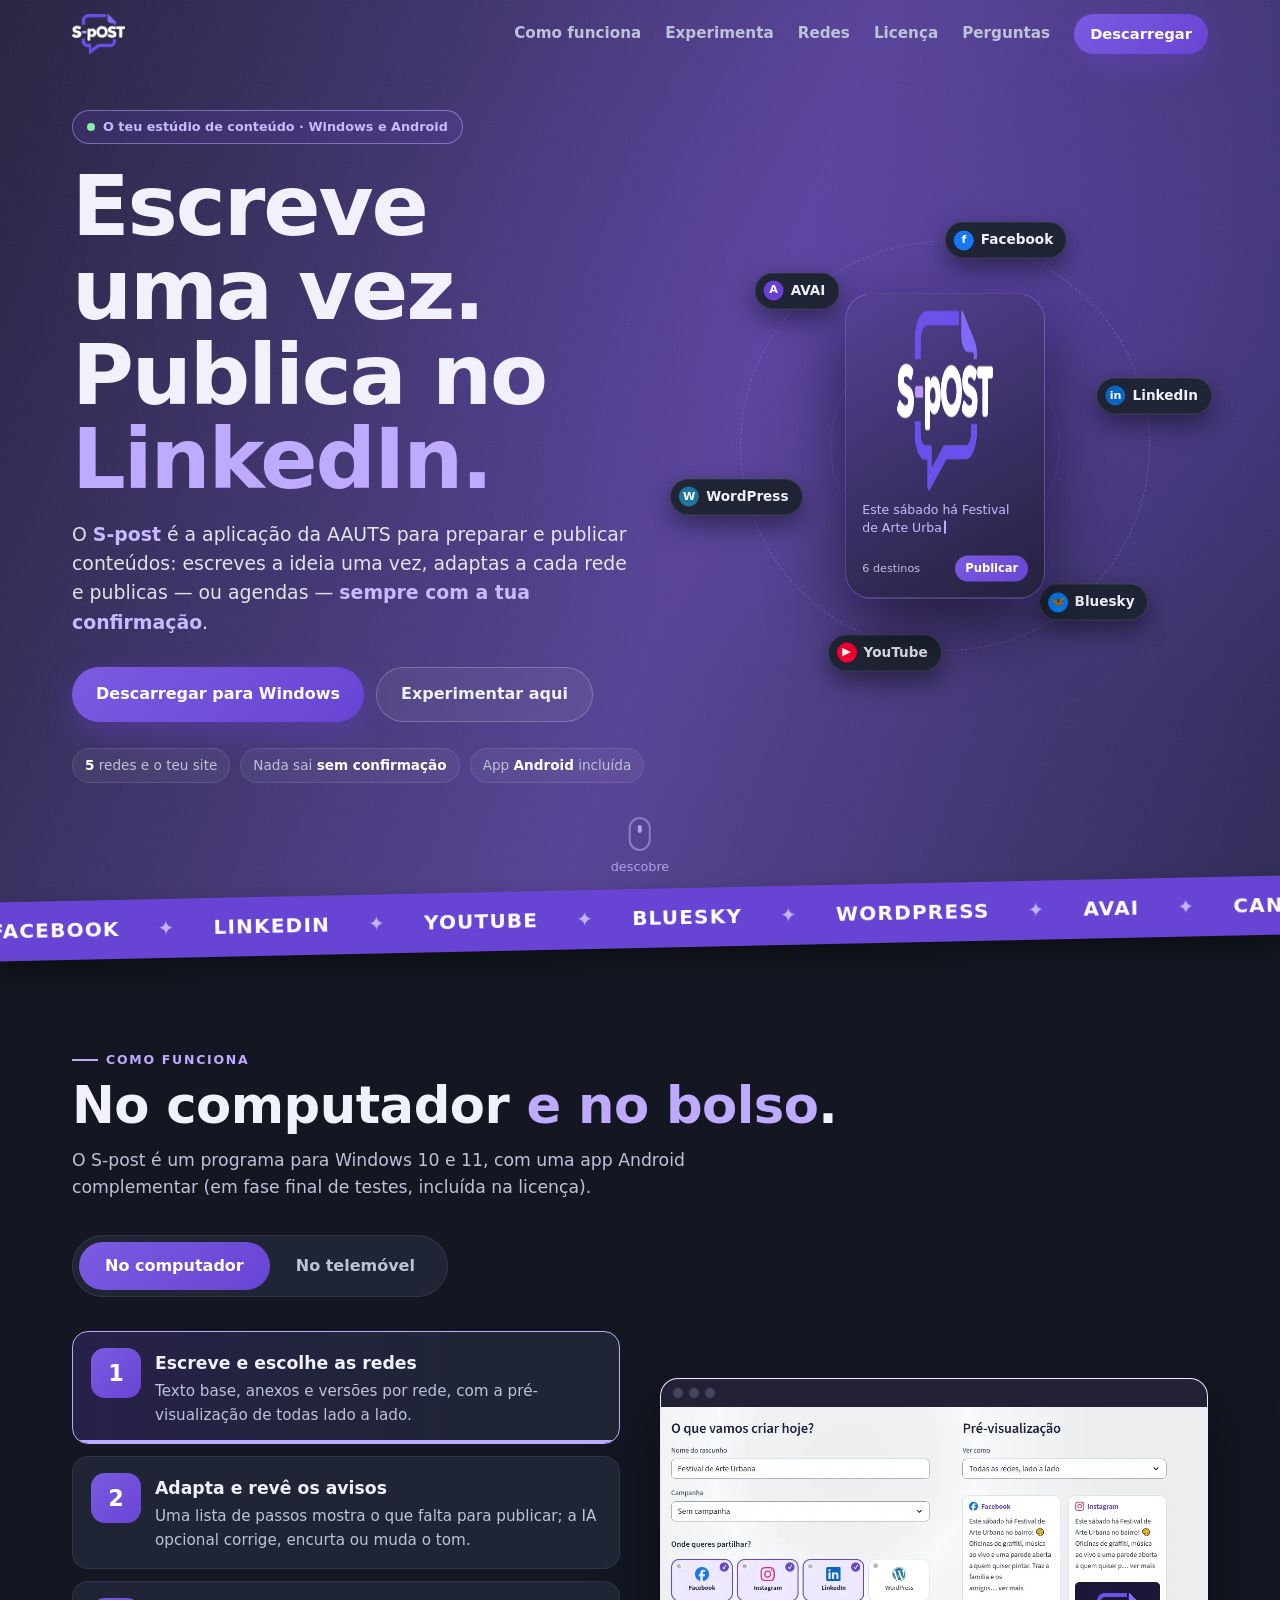
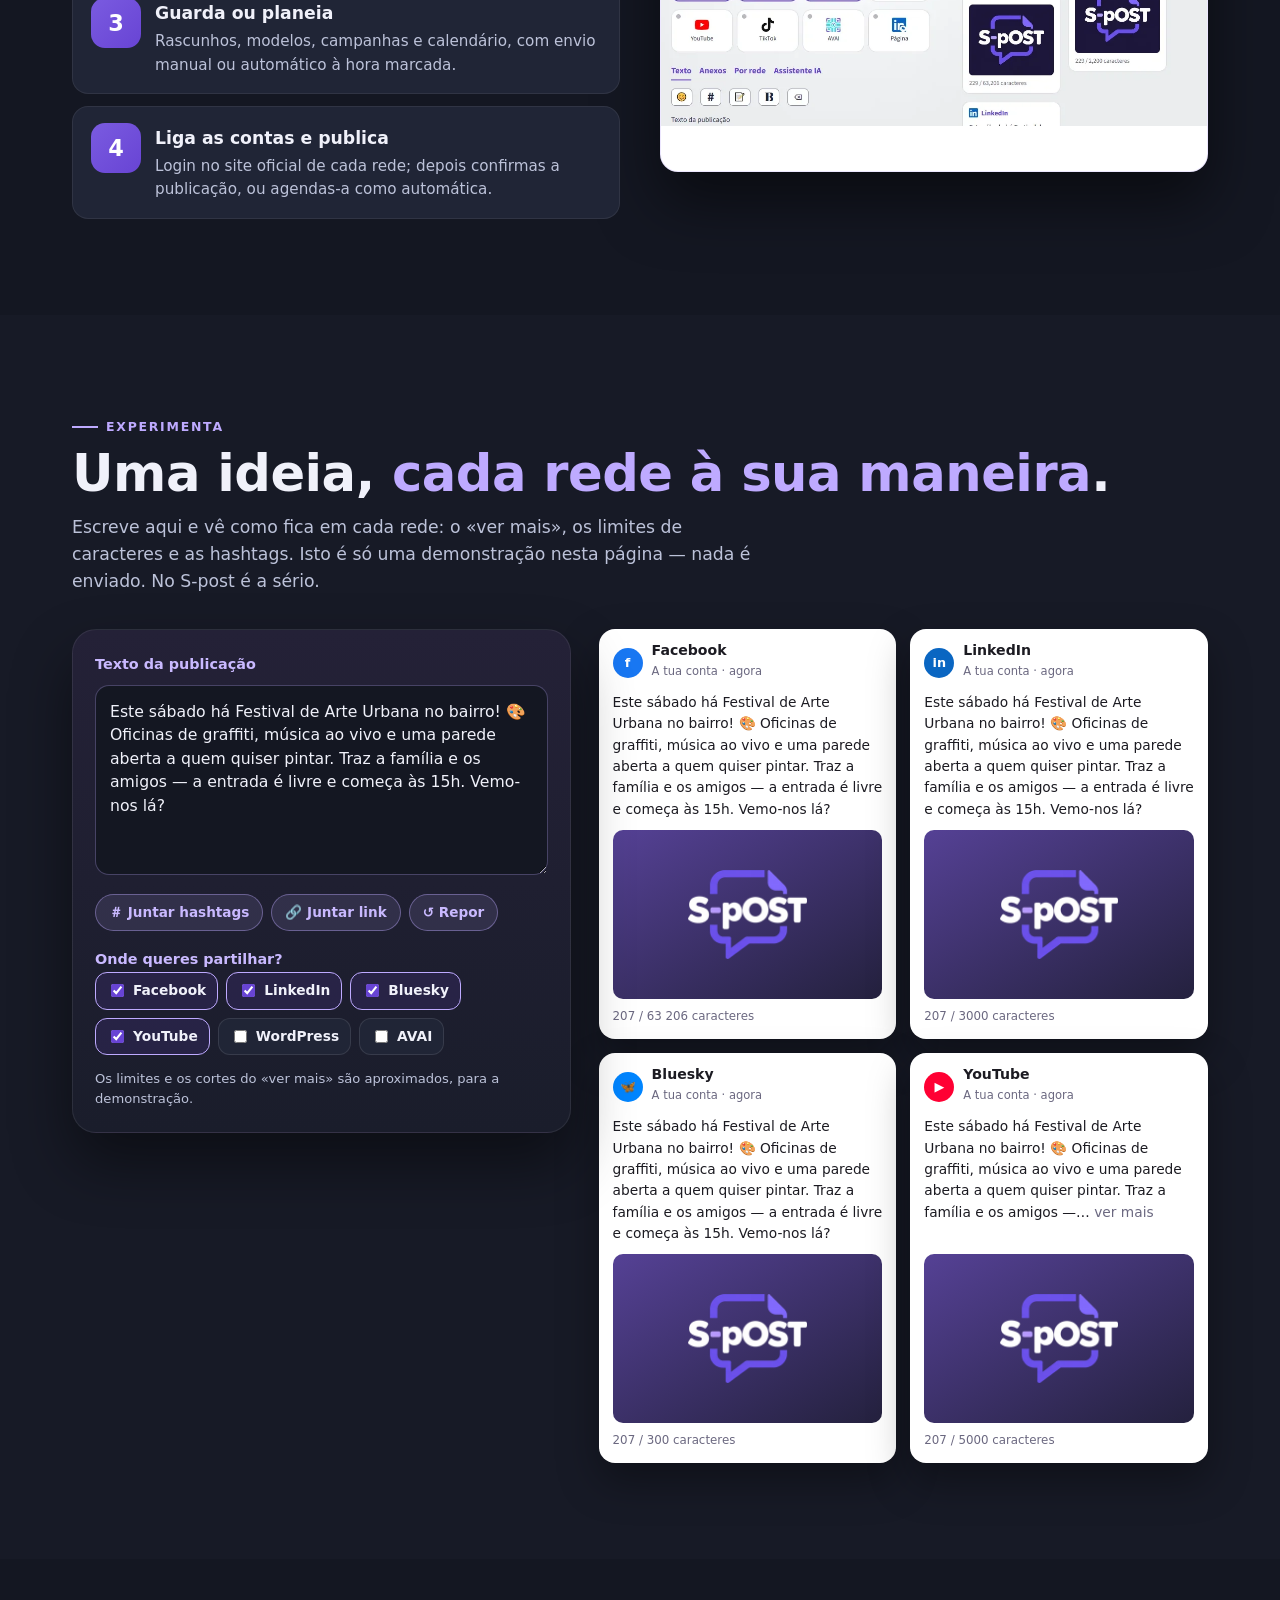
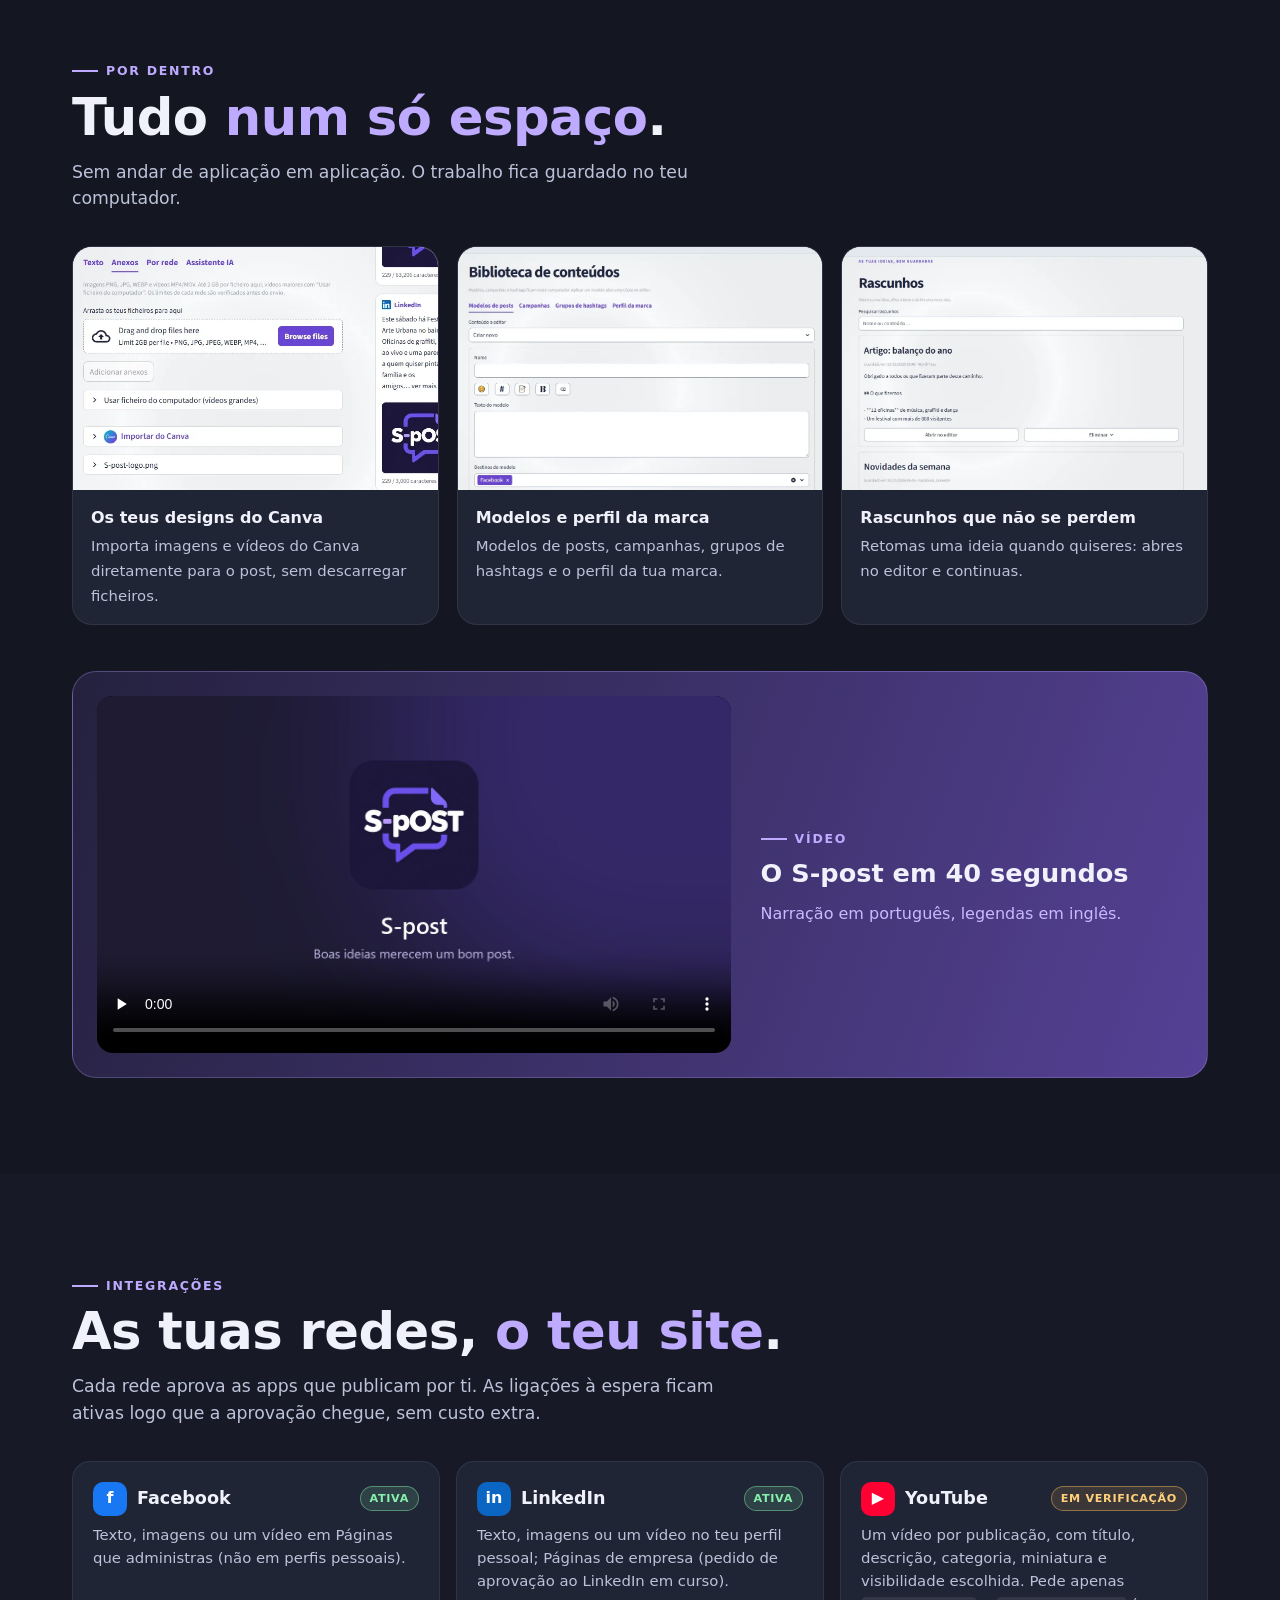
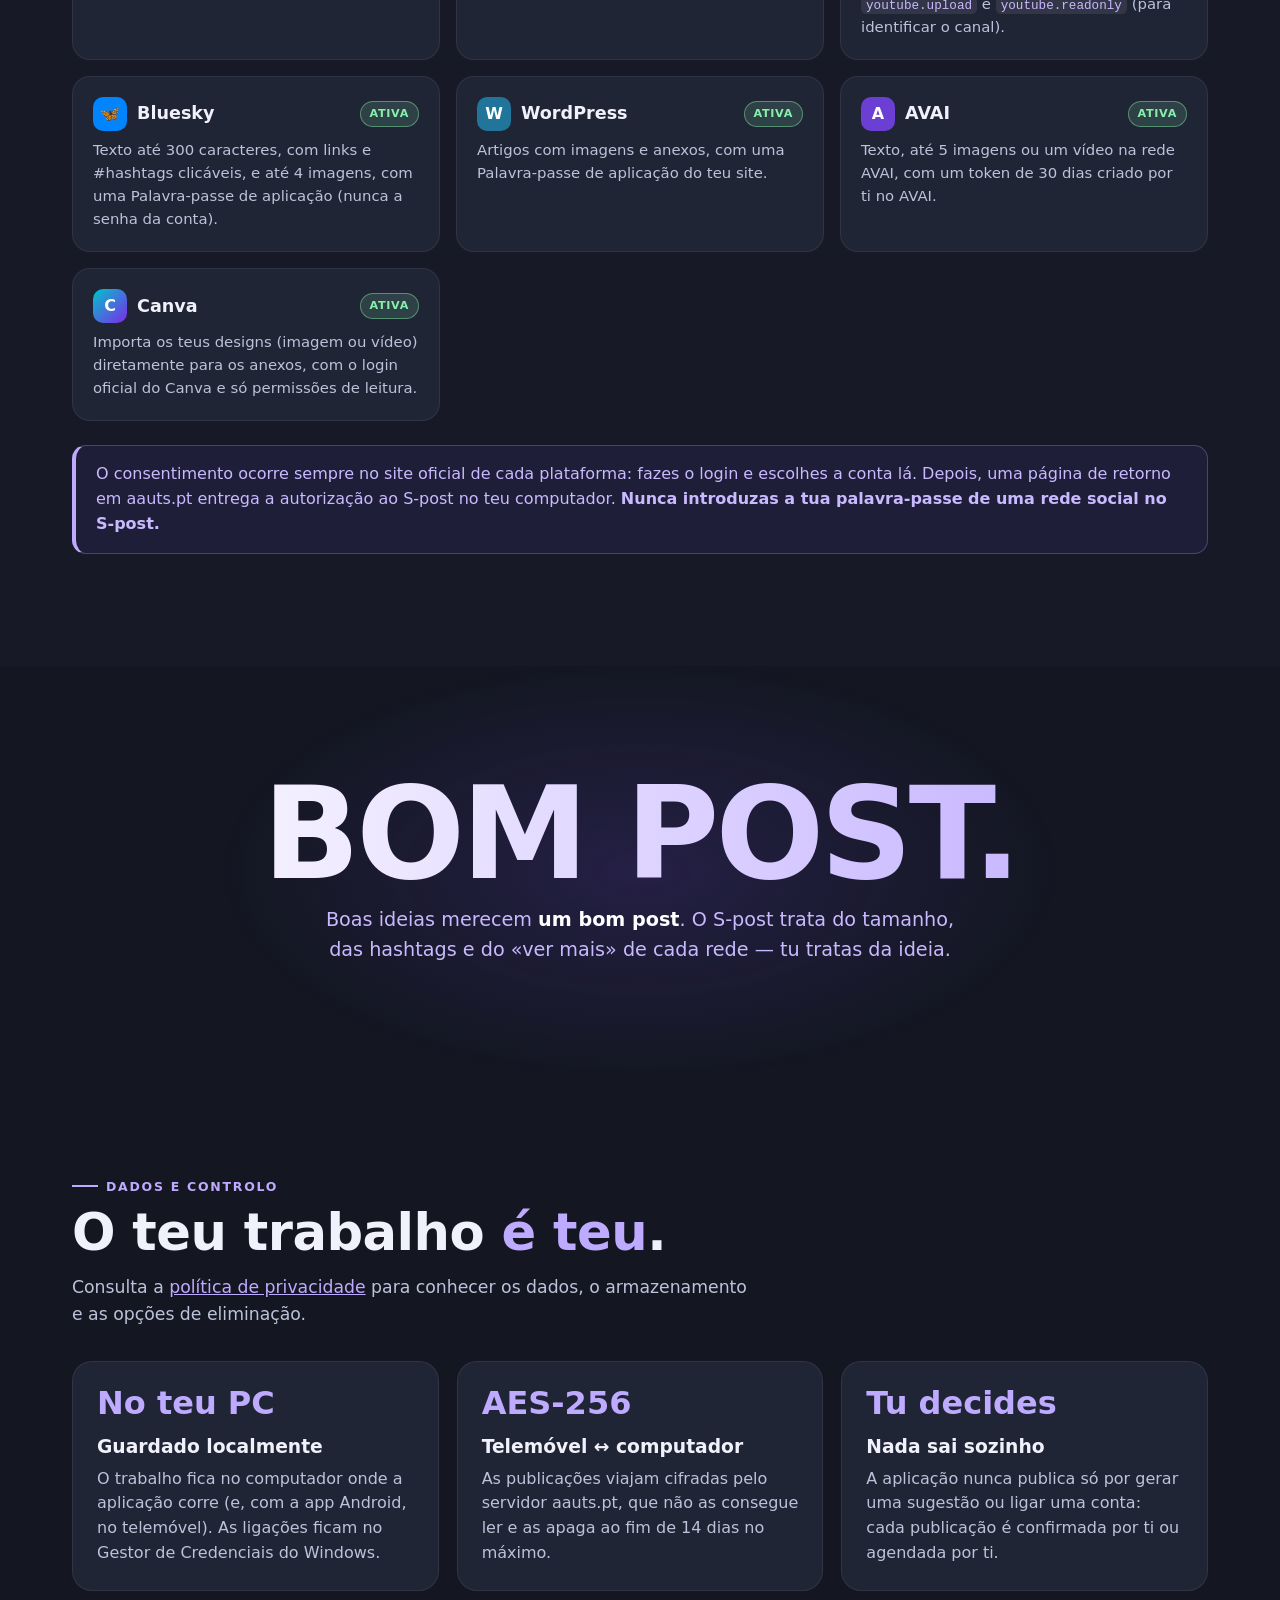
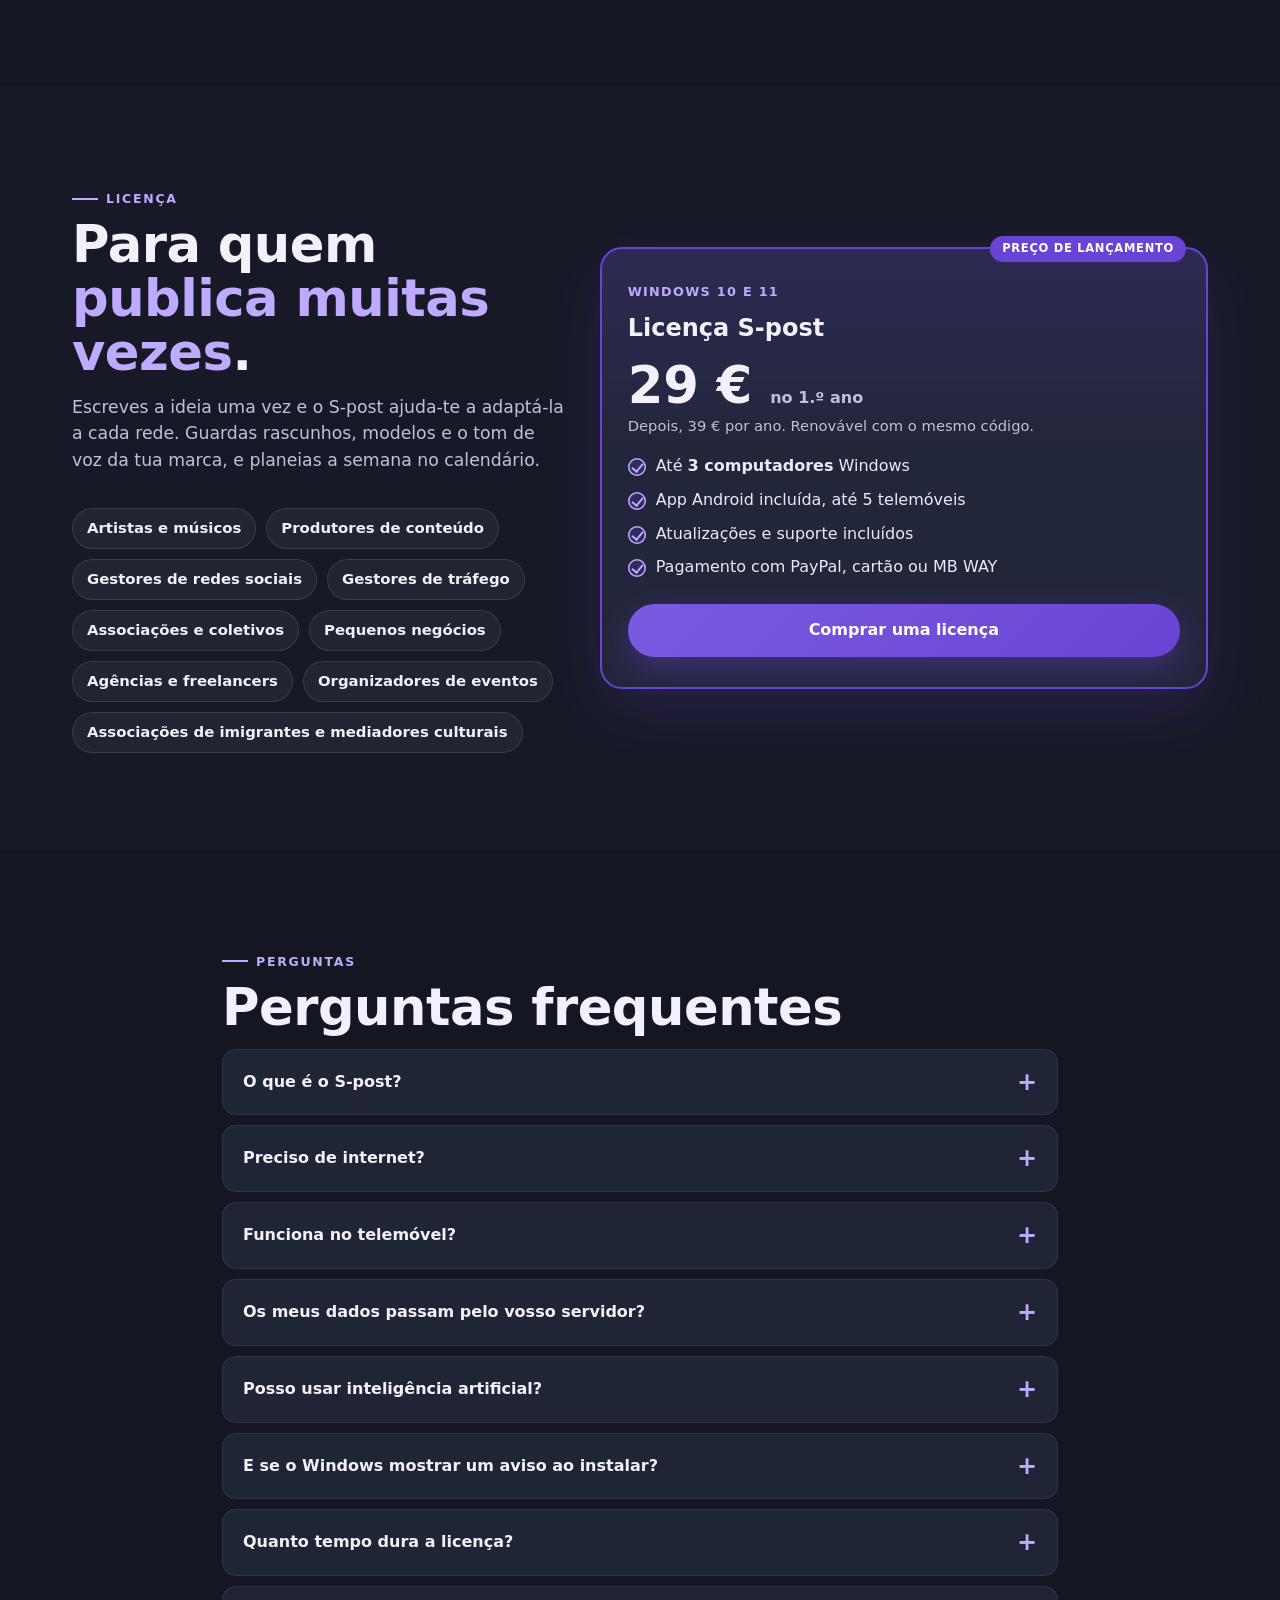
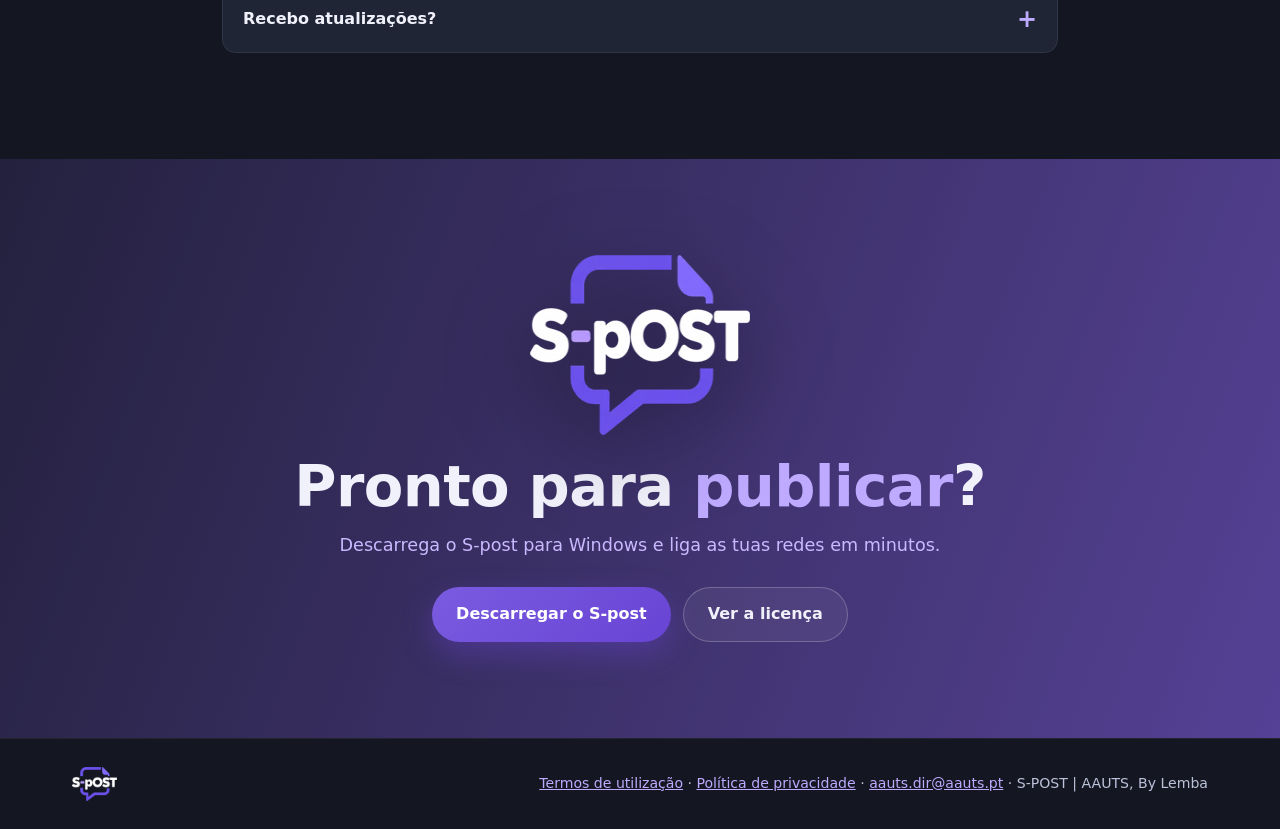
<file: index.html>
<!doctype html>
<html lang="pt-PT">
<head>
<meta charset="utf-8">
<meta name="viewport" content="width=device-width, initial-scale=1">
<title>S-post — publica em várias redes de uma vez | AAUTS</title>
<!-- Instagram e TikTok: retirados da página até as redes aprovarem a app; para voltar, tirar os comentários.
<meta name="description" content="S-post, o estúdio de conteúdos da AAUTS: escreve uma vez e publica no Facebook, LinkedIn, WordPress, AVAI, Bluesky, YouTube, Instagram e TikTok, a partir do Windows e do telemóvel Android."> -->
<meta name="description" content="S-post, o estúdio de conteúdos da AAUTS: escreve uma vez e publica no Facebook, LinkedIn, WordPress, AVAI, Bluesky e YouTube, a partir do Windows e do telemóvel Android.">
<meta name="referrer" content="no-referrer">
<link rel="icon" type="image/png" sizes="32x32" href="media/favicon-32.png">
<link rel="icon" type="image/png" sizes="192x192" href="media/favicon-192.png">
<link rel="apple-touch-icon" href="media/apple-touch-icon.png">
<meta property="og:title" content="S-post — publica em várias redes de uma vez">
<meta property="og:description" content="Escreve uma vez, adapta a cada rede e publica com a tua confirmação. Windows e Android.">
<meta property="og:image" content="https://s-post.aauts.pt/media/editor.webp">
<meta property="og:url" content="https://s-post.aauts.pt/">
<meta name="twitter:card" content="summary_large_image">
<meta name="theme-color" content="#141722">
<style>
:root{
  /* cores do S-post: tema escuro do programa (ui/appearance.py), topo do editor e logótipo */
  --roxo:#6844d4; --roxo2:#beaaff; --lilas:#c9b9ff; --fundo:#141722; --fundo2:#171a26; --cartao:#202536; --lateral:#242137;
  --ameixa1:#24213e; --ameixa2:#554195; --tinta:#38304f; --texto:#f0f1fa; --suave:#bcc2d9; --borda:rgba(190,170,255,.28); --verde:#86efac;
  --raio:20px;
}
*{box-sizing:border-box}
html{scroll-behavior:smooth;overflow-x:clip}
body{margin:0;background:var(--fundo);color:var(--texto);font-family:"Segoe UI",system-ui,-apple-system,Roboto,Arial,sans-serif;line-height:1.55;overflow-x:hidden}
a{color:var(--roxo2)}
a:focus-visible,button:focus-visible,textarea:focus-visible{outline:3px solid var(--roxo2);outline-offset:3px}
img{max-width:100%;display:block}
.wrap{max-width:1180px;margin:0 auto;padding:0 22px}
.kicker{display:inline-flex;align-items:center;gap:8px;color:var(--roxo2);font-weight:800;text-transform:uppercase;letter-spacing:.14em;font-size:.78rem}
.kicker::before{content:"";width:26px;height:2px;background:var(--roxo2)}
h2{font-size:clamp(2rem,4.4vw,3.2rem);line-height:1.05;margin:10px 0 14px;letter-spacing:-.01em}
h2 em{font-style:normal;color:var(--roxo2)}
.sub{color:var(--suave);font-size:1.08rem;max-width:680px;margin:0 0 34px}
section{padding:96px 0;position:relative}
.btn{display:inline-flex;align-items:center;justify-content:center;gap:10px;background:linear-gradient(135deg,#7a5be0,var(--roxo));
  color:#fff;font-weight:800;text-decoration:none;border-radius:999px;padding:14px 24px;border:none;cursor:pointer;
  box-shadow:0 12px 30px rgba(104,68,212,.38);transition:transform .15s, box-shadow .15s;font-size:1rem;font-family:inherit}
.btn:hover{transform:translateY(-2px);box-shadow:0 16px 36px rgba(104,68,212,.5)}
.btn.sec{background:rgba(255,255,255,.06);color:var(--texto);border:1px solid rgba(255,255,255,.22);box-shadow:none}
.btn.pq{padding:9px 16px;font-size:.92rem}
.seta{width:14px;height:14px;border:solid currentColor;border-width:0 3px 3px 0;transform:rotate(45deg);margin-top:-6px}

/* revelar ao fazer scroll */
.rv{opacity:0;transform:translateY(26px);transition:opacity .8s ease, transform .8s ease}
.rv.on{opacity:1;transform:none}
.rv.d1{transition-delay:.1s}.rv.d2{transition-delay:.2s}.rv.d3{transition-delay:.3s}

/* ---------- topo ---------- */
header{position:fixed;inset:0 0 auto 0;z-index:50;transition:background .3s, border-color .3s;border-bottom:1px solid transparent}
header.solido{background:rgba(20,23,34,.86);backdrop-filter:blur(12px);border-bottom-color:rgba(190,170,255,.16)}
header .wrap{display:flex;align-items:center;justify-content:space-between;gap:16px;height:68px}
header .logo img{height:40px;width:auto}
nav{display:flex;align-items:center;gap:24px}
nav a{color:var(--suave);text-decoration:none;font-weight:600;font-size:.95rem;transition:color .15s}
nav a:hover{color:#fff}
nav a.btn{color:#fff}

/* ---------- hero ---------- */
.hero{min-height:100vh;min-height:100svh;display:flex;align-items:center;padding:110px 0 120px;overflow:hidden;
  background:radial-gradient(1100px 680px at 78% 34%, rgba(104,68,212,.28), transparent 60%),
             linear-gradient(110deg,var(--ameixa1) 0%,var(--ameixa2) 55%,#2e2856 100%)}
.hero::after{content:"";position:absolute;inset:0;pointer-events:none;opacity:.07;
  background-image:url("data:image/svg+xml,%3Csvg xmlns='http://www.w3.org/2000/svg' width='160' height='160'%3E%3Cfilter id='n'%3E%3CfeTurbulence type='fractalNoise' baseFrequency='.9' numOctaves='2'/%3E%3C/filter%3E%3Crect width='160' height='160' filter='url(%23n)'/%3E%3C/svg%3E")}
.hero .wrap{position:relative;z-index:3;width:100%;display:grid;grid-template-columns:1.05fr .95fr;gap:30px;align-items:center}
.tag{display:inline-flex;align-items:center;gap:8px;font-size:.8rem;font-weight:800;color:var(--lilas);border:1px solid rgba(190,170,255,.5);
  background:rgba(104,68,212,.16);padding:6px 14px;border-radius:999px}
.tag i{width:8px;height:8px;border-radius:50%;background:var(--verde);box-shadow:0 0 0 0 rgba(134,239,172,.7);animation:pulso 2s infinite}
@keyframes pulso{70%{box-shadow:0 0 0 10px rgba(134,239,172,0)}100%{box-shadow:0 0 0 0 rgba(134,239,172,0)}}
h1{font-size:clamp(2.8rem,6.6vw,5.4rem);line-height:1;margin:20px 0 18px;font-weight:900;letter-spacing:-.025em}
h1 .rodar{display:inline-block;color:var(--roxo2);position:relative}
h1 .rodar span{display:inline-block;animation:entra .55s cubic-bezier(.2,.8,.2,1)}
@keyframes entra{from{opacity:0;transform:translateY(.4em) rotateX(60deg)}to{opacity:1;transform:none}}
.lead{font-size:1.18rem;color:rgba(255,255,255,.86);margin:0 0 30px;max-width:560px}
.lead b{color:var(--lilas)}
.acoes{display:flex;gap:12px;flex-wrap:wrap}
.selos{display:flex;gap:10px;flex-wrap:wrap;margin-top:26px}
.selo{font-size:.85rem;color:var(--suave);background:rgba(255,255,255,.05);border:1px solid rgba(255,255,255,.1);border-radius:999px;padding:6px 12px}
.selo b{color:#fff}

/* órbita: o post no centro e as redes à volta */
.orbita{position:relative;width:min(500px,100%);aspect-ratio:1;justify-self:center}
.orbita::before,.orbita::after{content:"";position:absolute;inset:9%;border-radius:50%;border:1px dashed rgba(190,170,255,.25)}
.orbita::after{inset:27%;border-style:solid;border-color:rgba(190,170,255,.12)}
.centro{position:absolute;left:50%;top:50%;width:40%;transform:translate(-50%,-50%);z-index:3;border-radius:26px;padding:16px;
  background:linear-gradient(150deg,var(--ameixa2),var(--ameixa1));border:1px solid var(--borda);box-shadow:0 30px 70px rgba(0,0,0,.55),0 0 0 8px rgba(104,68,212,.08)}
.centro img{width:58%;margin:0 auto 10px}
.centro .escrita{font-size:.78rem;color:var(--lilas);min-height:3.6em;line-height:1.4}
.centro .escrita::after{content:"";display:inline-block;width:2px;height:1em;background:var(--roxo2);vertical-align:-2px;margin-left:2px;animation:pisca 1s steps(1) infinite}
@keyframes pisca{50%{opacity:0}}
.centro .enviar{margin-top:10px;display:flex;justify-content:space-between;align-items:center;font-size:.7rem;color:var(--suave)}
.centro .enviar b{background:linear-gradient(135deg,#7a5be0,var(--roxo));color:#fff;border-radius:999px;padding:4px 10px;font-size:.72rem}
.anel{position:absolute;inset:0}
@keyframes gira{to{transform:rotate(360deg)}}
.no{position:absolute;left:50%;top:50%;width:0;height:0}
.no span{position:absolute;transform:translate(-50%,-50%);display:flex;align-items:center;gap:7px;white-space:nowrap;
  background:var(--cartao);border:1px solid rgba(255,255,255,.12);border-radius:999px;padding:7px 13px 7px 8px;font-weight:700;font-size:.85rem;
  box-shadow:0 10px 26px rgba(0,0,0,.45);transition:border-color .3s, box-shadow .3s}
.no span i{width:20px;height:20px;border-radius:50%;flex:none;display:flex;align-items:center;justify-content:center;font-style:normal;font-size:.7rem;font-weight:900;color:#fff}
.no.ok span{border-color:var(--verde);box-shadow:0 0 0 4px rgba(134,239,172,.16),0 10px 26px rgba(0,0,0,.45)}
.no.ok span::after{content:"✓";color:var(--verde);font-weight:900;margin-left:2px}
.desce{position:absolute;left:50%;bottom:26px;transform:translateX(-50%);z-index:4;color:var(--lilas);font-size:.8rem;text-decoration:none;
  display:flex;flex-direction:column;align-items:center;gap:6px;opacity:.8}
.desce span{width:22px;height:34px;border:2px solid rgba(201,185,255,.6);border-radius:12px;position:relative}
.desce span::after{content:"";position:absolute;left:50%;top:6px;width:4px;height:8px;margin-left:-2px;border-radius:2px;background:var(--lilas);animation:rato 1.6s infinite}
@keyframes rato{0%{opacity:0;transform:translateY(0)}40%{opacity:1}100%{opacity:0;transform:translateY(10px)}}

/* ---------- faixa das redes ---------- */
.faixa{background:var(--roxo);color:#fff;overflow:hidden;white-space:nowrap;padding:14px 0;transform:rotate(-1.2deg);margin:-14px -10px 0;position:relative;z-index:5;
  box-shadow:0 14px 30px rgba(0,0,0,.4)}
.faixa div{display:inline-flex;gap:38px;animation:passa 34s linear infinite;font-weight:900;font-size:1.25rem;letter-spacing:.06em}
.faixa span::after{content:"✦";margin-left:38px;opacity:.6}
@keyframes passa{to{transform:translateX(-50%)}}

/* ---------- como funciona: computador / telemóvel ---------- */
.lados{display:inline-flex;background:var(--cartao);border:1px solid rgba(255,255,255,.08);border-radius:999px;padding:6px;margin-bottom:34px;position:relative}
.lados button{position:relative;z-index:1;background:none;border:none;color:var(--suave);font:inherit;font-weight:800;font-size:1rem;padding:12px 26px;border-radius:999px;cursor:pointer;transition:color .2s}
.lados button.on{color:#fff}
.lados .marca{position:absolute;top:6px;bottom:6px;left:6px;border-radius:999px;background:linear-gradient(135deg,#7a5be0,var(--roxo));transition:all .35s cubic-bezier(.3,.9,.3,1)}
.lado{display:none}
.lado.on{display:grid;grid-template-columns:1fr 1fr;gap:40px;align-items:center;animation:aparece .5s ease}
@keyframes aparece{from{opacity:0;transform:translateY(14px)}to{opacity:1;transform:none}}
.passos{display:grid;gap:12px;counter-reset:p}
.passo{display:grid;grid-template-columns:50px 1fr;gap:14px;align-items:start;background:var(--cartao);border:1px solid rgba(255,255,255,.07);border-radius:16px;padding:16px 18px;
  transition:border-color .2s, transform .2s, background .2s;font:inherit;color:inherit;text-align:left;cursor:pointer;width:100%;position:relative;overflow:hidden}
.passo.on{border-color:var(--roxo2);background:linear-gradient(90deg,rgba(104,68,212,.22),var(--cartao) 70%)}
.passo.on::after{content:"";position:absolute;left:0;bottom:0;height:3px;background:var(--roxo2);animation:enche var(--tempo,5s) linear forwards}
.passo.parado::after{animation:none;width:100%;opacity:.5}
@keyframes enche{from{width:0}to{width:100%}}
.passo b{display:block;margin:2px 0 3px;font-size:1.08rem}
.passo > span:last-child > span{display:block;color:var(--suave);font-size:.95rem}
.passo:hover{border-color:rgba(190,170,255,.55);transform:translateX(4px)}
.passo .n{counter-increment:p;width:50px;height:50px;border-radius:14px;display:flex;align-items:center;justify-content:center;font-size:1.4rem;font-weight:900;color:#fff;
  background:linear-gradient(135deg,#7a5be0,var(--roxo))}
.passo .n::before{content:counter(p)}
.ecra-pc{border-radius:18px;border:1px solid var(--borda);box-shadow:0 30px 60px rgba(0,0,0,.5);overflow:hidden;background:#fff}
.ecra-pc .barra{display:flex;gap:6px;padding:9px 12px;background:var(--lateral)}
.ecra-pc .barra i{width:10px;height:10px;border-radius:50%;background:#41465e}
.vistas{display:grid}
.vistas img{grid-area:1/1;width:100%;height:auto;opacity:0;transition:opacity .6s ease}
.vistas img.on{opacity:1}
.tel-caixa{display:flex;flex-direction:column;align-items:center;gap:18px}
.telefone{position:relative;width:min(290px,80%);aspect-ratio:520/1126;border-radius:38px;border:10px solid #0d0f17;background:#0d0f17;overflow:hidden;
  box-shadow:0 30px 70px rgba(0,0,0,.6),0 0 0 2px rgba(190,170,255,.18);cursor:pointer}
.telefone .ecra{position:absolute;inset:0;opacity:0;transition:opacity .6s ease}
.telefone .ecra.on{opacity:1}
.telefone img{position:absolute;inset:0;width:100%;height:100%;object-fit:cover;transition:opacity .9s ease}
.telefone .escuro{opacity:0}
.telefone.noite .escuro{opacity:1}
.telefone.noite .claro{opacity:0}
.modo{display:inline-flex;align-items:center;gap:10px;background:var(--cartao);border:1px solid var(--borda);color:var(--texto);border-radius:999px;padding:8px 16px;
  font:inherit;font-weight:700;font-size:.9rem;cursor:pointer;transition:border-color .2s}
.modo:hover{border-color:var(--roxo2)}
.modo .sol{color:#ffd36b;font-size:1.05rem}.modo .lua{color:var(--roxo2);font-size:1.05rem}
.modo .trilho{width:42px;height:24px;border-radius:999px;background:#e8eaf6;position:relative;transition:background .4s}
.modo .trilho i{position:absolute;top:3px;left:3px;width:18px;height:18px;border-radius:50%;background:var(--roxo);transition:transform .4s cubic-bezier(.3,.9,.3,1)}
.modo[aria-pressed="true"] .trilho{background:var(--tinta)}
.modo[aria-pressed="true"] .trilho i{transform:translateX(18px);background:var(--roxo2)}

/* ---------- experimenta ---------- */
.lab{display:grid;grid-template-columns:.9fr 1.1fr;gap:28px;align-items:start}
.compor{background:linear-gradient(180deg,var(--lateral),#1a1d2b);border:1px solid rgba(255,255,255,.08);border-radius:24px;padding:22px;box-shadow:0 30px 60px rgba(0,0,0,.45);position:sticky;top:90px}
.compor label{font-weight:700;font-size:.9rem;color:var(--lilas)}
.compor textarea{width:100%;min-height:190px;margin:8px 0 12px;resize:vertical;border-radius:14px;border:1px solid rgba(190,170,255,.3);background:var(--fundo);color:var(--texto);
  font:inherit;font-size:.98rem;line-height:1.5;padding:14px}
.ferr{display:flex;gap:8px;flex-wrap:wrap;margin-bottom:16px}
.ferr button{background:rgba(190,170,255,.12);border:1px solid rgba(190,170,255,.4);color:var(--lilas);border-radius:999px;padding:7px 13px;font:inherit;font-size:.85rem;font-weight:700;cursor:pointer}
.ferr button:hover{background:rgba(190,170,255,.22)}
.escolha{display:flex;gap:8px;flex-wrap:wrap}
.escolha label{display:flex;align-items:center;gap:6px;cursor:pointer;background:var(--cartao);border:1px solid rgba(255,255,255,.1);border-radius:12px;padding:7px 11px;
  font-size:.86rem;color:var(--texto);font-weight:600;transition:border-color .2s}
.escolha input{accent-color:var(--roxo)}
.escolha label:has(input:checked){border-color:var(--roxo2);background:rgba(104,68,212,.14)}
.nota-lab{font-size:.82rem;color:var(--suave);margin:14px 0 0}
.previas{display:grid;grid-template-columns:1fr 1fr;gap:14px}
.pv{background:#fff;color:#1c1b22;border-radius:16px;padding:14px;box-shadow:0 18px 40px rgba(0,0,0,.35);animation:aparece .4s ease;display:flex;flex-direction:column}
.pv .cab{display:flex;align-items:center;gap:9px;margin-bottom:9px}
.pv .cab i{width:30px;height:30px;border-radius:50%;flex:none;display:flex;align-items:center;justify-content:center;font-style:normal;color:#fff;font-weight:900;font-size:.8rem}
.pv .cab b{display:block;font-size:.88rem;line-height:1.1}
.pv .cab small{color:#6b6880;font-size:.72rem}
.pv .txt{font-size:.86rem;white-space:pre-wrap;word-break:break-word;margin:0 0 10px}
.pv .txt .h{color:#6844d4;font-weight:600}
.pv .txt .mais{color:#6b6880;font-weight:600;cursor:pointer;border:none;background:none;font:inherit;padding:0}
.pv .img{border-radius:10px;background:linear-gradient(150deg,var(--ameixa2),var(--ameixa1));aspect-ratio:16/10;display:flex;align-items:center;justify-content:center;margin-top:auto}
.pv .img img{width:44%}
.pv .cont{font-size:.74rem;color:#6b6880;margin-top:8px;font-variant-numeric:tabular-nums}
.pv .cont.mal{color:#c0262d;font-weight:700}
.pv .aviso{font-size:.74rem;background:#fde8e8;color:#8a1c22;border-radius:8px;padding:6px 8px;margin-top:6px}
.vazio{grid-column:1/-1;border:1px dashed var(--borda);border-radius:16px;padding:30px;text-align:center;color:var(--suave)}

/* ---------- por dentro ---------- */
.galeria{display:grid;grid-template-columns:repeat(3,1fr);gap:18px}
.fig{margin:0;background:var(--cartao);border:1px solid rgba(255,255,255,.07);border-radius:var(--raio);overflow:hidden;transition:transform .25s, border-color .25s}
.fig:hover{transform:translateY(-6px);border-color:rgba(190,170,255,.5)}
.fig img{aspect-ratio:3/2;object-fit:cover;object-position:top left;width:100%;height:auto;background:#fff}
.fig figcaption{padding:16px 18px}
.fig figcaption b{display:block;margin-bottom:3px}
.fig figcaption span{color:var(--suave);font-size:.93rem}
.video{display:grid;grid-template-columns:1.2fr .8fr;gap:30px;align-items:center;margin-top:46px;background:linear-gradient(110deg,var(--ameixa1),var(--ameixa2));
  border:1px solid var(--borda);border-radius:24px;padding:24px}
.video video{width:100%;border-radius:16px;background:#000;display:block}
.video h3{font-size:1.6rem;margin:6px 0 8px}
.video p{color:var(--lilas);margin:0}

/* ---------- redes ---------- */
.redes{display:grid;grid-template-columns:repeat(3,1fr);gap:16px}
.rede{background:var(--cartao);border:1px solid rgba(255,255,255,.07);border-radius:18px;padding:20px;transition:border-color .2s, transform .2s}
.rede:hover{border-color:rgba(190,170,255,.5);transform:translateY(-4px)}
.rede .cab{display:flex;align-items:center;gap:10px;margin-bottom:8px}
.rede .cab i{width:34px;height:34px;border-radius:10px;flex:none;display:flex;align-items:center;justify-content:center;font-style:normal;color:#fff;font-weight:900}
.rede .cab b{font-size:1.1rem;flex:1}
.estado{font-size:.7rem;font-weight:800;text-transform:uppercase;letter-spacing:.06em;border-radius:999px;padding:3px 9px;white-space:nowrap}
.estado.ativa{background:rgba(134,239,172,.14);color:#86efac;border:1px solid rgba(134,239,172,.45)}
.estado.espera{background:rgba(255,190,80,.12);color:#ffcf7a;border:1px solid rgba(255,190,80,.45)}
.rede p{margin:0;color:var(--suave);font-size:.93rem}
.rede code{background:rgba(255,255,255,.08);border-radius:5px;padding:1px 5px;font-size:.85em;color:var(--lilas)}
.consent{margin-top:24px;background:rgba(104,68,212,.1);border:1px solid var(--borda);border-left:4px solid var(--roxo2);border-radius:14px;padding:16px 20px;color:var(--lilas)}

/* ---------- frase grande ---------- */
.frase{text-align:center;padding:110px 0;background:radial-gradient(600px 300px at 50% 50%,rgba(104,68,212,.2),transparent 70%)}
.frase .grande{font-size:clamp(3.2rem,10vw,8.5rem);font-weight:900;line-height:.9;letter-spacing:-.03em;
  background:linear-gradient(90deg,#fff,var(--roxo2),var(--roxo),#fff);background-size:300% 100%;-webkit-background-clip:text;background-clip:text;color:transparent;
  animation:brilho 8s ease-in-out infinite}
@keyframes brilho{0%,100%{background-position:0 0}50%{background-position:100% 0}}
.frase p{font-size:1.2rem;color:var(--lilas);margin:14px auto 0;max-width:640px}
.frase p i{color:#fff;font-style:normal;font-weight:800}

/* ---------- dados ---------- */
.dados{display:grid;grid-template-columns:repeat(3,1fr);gap:18px}
.dado{background:var(--cartao);border:1px solid rgba(255,255,255,.07);border-radius:var(--raio);padding:24px}
.dado .v{display:block;font-size:2rem;font-weight:900;color:var(--roxo2);line-height:1.1}
.dado h3{margin:10px 0 6px}
.dado p{margin:0;color:var(--suave)}

/* ---------- licença ---------- */
.licenca{display:grid;grid-template-columns:.9fr 1.1fr;gap:30px;align-items:center}
.plano{position:relative;border:2px solid var(--roxo);background:linear-gradient(180deg,rgba(104,68,212,.18),rgba(104,68,212,.03) 45%),var(--cartao);
  box-shadow:0 24px 60px rgba(104,68,212,.18);border-radius:22px;padding:30px 26px}
.plano .fita{position:absolute;top:-13px;right:20px;background:var(--roxo);color:#fff;font-weight:900;font-size:.72rem;padding:4px 12px;border-radius:999px;letter-spacing:.06em;text-transform:uppercase}
.plano .para{color:var(--roxo2);font-weight:800;font-size:.8rem;text-transform:uppercase;letter-spacing:.1em}
.plano h3{margin:6px 0 0;font-size:1.5rem}
.preco{font-size:3.2rem;font-weight:900;line-height:1.1;margin:10px 0 2px}
.preco small{font-size:1rem;color:var(--suave);font-weight:600}
.plano .nota{color:var(--suave);font-size:.92rem;margin:0 0 16px}
.plano .nota s{color:var(--suave)}
.plano ul{list-style:none;padding:0;margin:0 0 24px;display:grid;gap:9px}
.plano li{position:relative;padding-left:28px;color:#e8eaf6}
.plano li::before{content:"";position:absolute;left:0;top:4px;width:18px;height:18px;border-radius:50%;background:rgba(104,68,212,.22);box-shadow:inset 0 0 0 1.5px var(--roxo2)}
.plano li::after{content:"";position:absolute;left:6.5px;top:7px;width:5px;height:9px;border:solid var(--roxo2);border-width:0 2px 2px 0;transform:rotate(40deg)}
.plano .btn{width:100%}
.para-quem{display:flex;flex-wrap:wrap;gap:10px;margin-top:6px}
.para-quem span{background:rgba(255,255,255,.05);border:1px solid rgba(255,255,255,.1);border-radius:999px;padding:8px 14px;font-weight:600;font-size:.93rem}

/* ---------- perguntas ---------- */
details{background:var(--cartao);border:1px solid rgba(255,255,255,.07);border-radius:14px;padding:4px 20px;margin-bottom:10px;transition:border-color .2s}
details[open]{border-color:rgba(190,170,255,.5)}
summary{cursor:pointer;font-weight:700;padding:16px 0;list-style:none;display:flex;justify-content:space-between;gap:12px}
summary::-webkit-details-marker{display:none}
summary::after{content:"+";color:var(--roxo2);font-size:1.5rem;line-height:1;transition:transform .2s}
details[open] summary::after{transform:rotate(45deg)}
details p{margin:0 0 18px;color:var(--suave)}

/* ---------- chamada final ---------- */
.final{text-align:center;overflow:hidden;background:linear-gradient(110deg,var(--ameixa1),var(--ameixa2))}
.final .simbolo{width:220px;margin:0 auto 22px;animation:flutua 6s ease-in-out infinite;filter:drop-shadow(0 26px 40px rgba(0,0,0,.5))}
@keyframes flutua{0%,100%{translate:0 0}50%{translate:0 -14px}}
.final h2{font-size:clamp(2.4rem,5vw,3.6rem)}
.final p{color:var(--lilas);margin:0 0 28px;font-size:1.1rem}
footer{padding:28px 0;color:var(--suave);font-size:.88rem;border-top:1px solid rgba(255,255,255,.06)}
footer .wrap{display:flex;justify-content:space-between;align-items:center;gap:16px;flex-wrap:wrap}
footer img{height:34px;width:auto}

@media (max-width:980px){
  .hero .wrap,.lado.on,.lab,.galeria,.redes,.dados,.licenca,.video{grid-template-columns:minmax(0,1fr)}
  .compor{position:static}
  .orbita{width:min(440px,96%)}
}
@media (max-width:640px){
  nav a:not(.btn){display:none}
  section{padding:70px 0}
  .hero{padding:96px 0 120px}
  .lados button{padding:10px 16px;font-size:.92rem}
  .faixa div{font-size:1.05rem}
  .previas{grid-template-columns:1fr}
  .no span{font-size:.74rem;padding:5px 10px 5px 6px}
  .no span i{width:16px;height:16px;font-size:.6rem}
}
@media (prefers-reduced-motion:reduce){
  *,*::before,*::after{animation:none!important;transition:none!important}
  .rv{opacity:1;transform:none}
}
</style>
</head>
<body>

<header id="topo">
  <div class="wrap">
    <a class="logo" href="#"><img src="media/logo-spost-branco.webp" alt="S-post" width="240" height="180"></a>
    <nav aria-label="Navegação principal">
      <a href="#como">Como funciona</a>
      <a href="#experimenta">Experimenta</a>
      <a href="#redes">Redes</a>
      <a href="#licenca">Licença</a>
      <a href="#perguntas">Perguntas</a>
      <a class="btn pq" href="https://www.aauts.pt/deskai/spost/s-post.php">Descarregar</a>
    </nav>
  </div>
</header>

<!-- TOPO -->
<section class="hero">
  <div class="wrap">
    <div>
      <span class="tag"><i></i> O teu estúdio de conteúdo · Windows e Android</span>
      <h1>Escreve uma vez.<br>Publica no <span class="rodar" id="rodar"><span>Facebook.</span></span></h1>
      <p class="lead">O <b>S-post</b> é a aplicação da AAUTS para preparar e publicar conteúdos: escreves a ideia uma vez, adaptas a
        cada rede e publicas — ou agendas — <b>sempre com a tua confirmação</b>.</p>
      <div class="acoes">
        <a class="btn" href="https://www.aauts.pt/deskai/spost/s-post.php">Descarregar para Windows</a>
        <a class="btn sec" href="#experimenta">Experimentar aqui</a>
      </div>
      <div class="selos">
        <span class="selo"><b>5</b> redes e o teu site</span><!-- antes: 9, com Instagram e TikTok -->
        <span class="selo">Nada sai <b>sem confirmação</b></span>
        <span class="selo">App <b>Android</b> incluída</span>
      </div>
    </div>
    <div class="orbita" id="orbita" aria-hidden="true">
      <div class="anel" id="anel"></div>
      <div class="centro">
        <img src="media/logo-spost-branco.webp" alt="" width="240" height="180">
        <div class="escrita" id="escrita"></div>
        <div class="enviar"><span id="destinos">6 destinos</span><b>Publicar</b></div>
      </div>
    </div>
  </div>
  <a class="desce" href="#como"><span></span>descobre</a>
</section>

<div class="faixa" aria-hidden="true"><div id="faixa">
  <span>FACEBOOK</span><!-- <span>INSTAGRAM</span> --><span>LINKEDIN</span><span>YOUTUBE</span><!-- <span>TIKTOK</span> --><span>BLUESKY</span><span>WORDPRESS</span><span>AVAI</span><span>CANVA</span>
</div></div>

<!-- COMO FUNCIONA -->
<section id="como">
  <div class="wrap">
    <span class="kicker rv">Como funciona</span>
    <h2 class="rv d1">No computador <em>e no bolso</em>.</h2>
    <p class="sub rv d2">O S-post é um programa para Windows 10 e 11, com uma app Android complementar (em fase final de testes, incluída na licença).</p>
    <div class="lados rv d2" role="tablist">
      <span class="marca" id="marca"></span>
      <button class="on" data-lado="pc" role="tab" aria-selected="true">No computador</button>
      <button data-lado="tel" role="tab" aria-selected="false">No telemóvel</button>
    </div>

    <div class="lado on" id="lado-pc">
      <div class="passos">
        <button type="button" class="passo on" data-grupo="pc" data-i="0"><span class="n"></span><span><b>Escreve e escolhe as redes</b><span>Texto base, anexos e versões por rede, com a pré-visualização de todas lado a lado.</span></span></button>
        <button type="button" class="passo" data-grupo="pc" data-i="1"><span class="n"></span><span><b>Adapta e revê os avisos</b><span>Uma lista de passos mostra o que falta para publicar; a IA opcional corrige, encurta ou muda o tom.</span></span></button>
        <button type="button" class="passo" data-grupo="pc" data-i="2"><span class="n"></span><span><b>Guarda ou planeia</b><span>Rascunhos, modelos, campanhas e calendário, com envio manual ou automático à hora marcada.</span></span></button>
        <button type="button" class="passo" data-grupo="pc" data-i="3"><span class="n"></span><span><b>Liga as contas e publica</b><span>Login no site oficial de cada rede; depois confirmas a publicação, ou agendas-a como automática.</span></span></button>
      </div>
      <div class="ecra-pc" id="ecras-pc"><div class="barra"><i></i><i></i><i></i></div>
        <div class="vistas">
          <img class="on" src="media/pc-escrever.webp" alt="Editor do S-post: as redes escolhidas e a pré-visualização lado a lado" width="1080" height="630" loading="lazy">
          <img class="" src="media/pc-ia.webp" alt="Assistente de IA do S-post: corrigir, encurtar, mudar o tom" width="720" height="480" loading="lazy">
          <img class="" src="media/pc-planeamento.webp" alt="Planeamento e histórico do S-post" width="1100" height="733" loading="lazy">
          <img class="" src="media/pc-ligacoes.webp" alt="Página Ver ligações do S-post" width="1020" height="680" loading="lazy">
        </div>
      </div>
    </div>

    <div class="lado" id="lado-tel">
      <div class="passos">
        <button type="button" class="passo on" data-grupo="tel" data-i="0"><span class="n"></span><span><b>Emparelha com um código QR</b><span>Na app, em Definições → «Emparelhar com o PC», lês o código QR que o computador mostra em «Contas e ajustes → Telemóvel».</span></span></button>
        <button type="button" class="passo" data-grupo="tel" data-i="1"><span class="n"></span><span><b>Escreve onde estiveres</b><span>Texto, fotos ou vídeo, e as redes onde queres publicar.</span></span></button>
        <button type="button" class="passo" data-grupo="tel" data-i="2"><span class="n"></span><span><b>Agenda para o computador publicar</b><span>Modo «Com o meu PC»: escolhes a hora, ligas «Publicar automaticamente» e o computador publica por ti.</span></span></button>
        <button type="button" class="passo" data-grupo="tel" data-i="3"><span class="n"></span><span><b>Ou publica já do telemóvel</b><span>Modo «Só no telemóvel»: publicas na hora no WordPress, no AVAI, no Bluesky e no YouTube.</span></span></button>
      </div>
      <div class="tel-caixa">
        <button type="button" class="modo" id="modo" aria-pressed="false" title="Mudar entre modo claro e escuro">
          <span class="sol" aria-hidden="true">☀</span><span class="trilho"><i></i></span><span class="lua" aria-hidden="true">☾</span>
          <span id="modo-txt">Modo claro</span>
        </button>
        <div class="telefone" id="telefone">
          <div class="ecra on"><img class="claro" src="media/android-emparelhar-claro.webp" alt="App Android do S-post, modo claro: definições com Emparelhar com o PC" width="520" height="1126" loading="lazy"><img class="escuro" src="media/android-emparelhar-escuro.webp" alt="App Android do S-post, modo escuro: definições com Emparelhar com o PC" width="520" height="1126" loading="lazy"></div>
          <div class="ecra"><img class="claro" src="media/android-escrever-claro.webp" alt="App Android do S-post, modo claro: nova publicação com o texto e as redes escolhidas" width="520" height="1126" loading="lazy"><img class="escuro" src="media/android-escrever-escuro.webp" alt="App Android do S-post, modo escuro: nova publicação com o texto e as redes escolhidas" width="520" height="1126" loading="lazy"></div>
          <div class="ecra"><img class="claro" src="media/android-agendar-claro.webp" alt="App Android do S-post, modo claro: hora da publicação e botão Agendar" width="520" height="1126" loading="lazy"><img class="escuro" src="media/android-agendar-escuro.webp" alt="App Android do S-post, modo escuro: hora da publicação e botão Agendar" width="520" height="1126" loading="lazy"></div>
          <div class="ecra"><img class="claro" src="media/android-telemovel-claro.webp" alt="App Android do S-post, modo claro: modo Só no telemóvel e as contas do telemóvel" width="520" height="1126" loading="lazy"><img class="escuro" src="media/android-telemovel-escuro.webp" alt="App Android do S-post, modo escuro: modo Só no telemóvel e as contas do telemóvel" width="520" height="1126" loading="lazy"></div>
        </div>
      </div>
    </div>
  </div>
</section>

<!-- EXPERIMENTA -->
<section id="experimenta" style="background:var(--fundo2)">
  <div class="wrap">
    <span class="kicker rv">Experimenta</span>
    <h2 class="rv d1">Uma ideia, <em>cada rede à sua maneira</em>.</h2>
    <p class="sub rv d2">Escreve aqui e vê como fica em cada rede: o «ver mais», os limites de caracteres e as hashtags. Isto é só uma demonstração
      nesta página — nada é enviado. No S-post é a sério.</p>
    <div class="lab">
      <div class="compor rv">
        <label for="texto">Texto da publicação</label>
        <textarea id="texto" maxlength="4000">Este sábado há Festival de Arte Urbana no bairro! 🎨 Oficinas de graffiti, música ao vivo e uma parede aberta a quem quiser pintar. Traz a família e os amigos — a entrada é livre e começa às 15h. Vemo-nos lá?</textarea>
        <div class="ferr">
          <button type="button" id="b-hash">＃ Juntar hashtags</button>
          <button type="button" id="b-link">🔗 Juntar link</button>
          <button type="button" id="b-repor">↺ Repor</button>
        </div>
        <label>Onde queres partilhar?</label>
        <div class="escolha" id="escolha"></div>
        <p class="nota-lab">Os limites e os cortes do «ver mais» são aproximados, para a demonstração.</p>
      </div>
      <div class="previas" id="previas" aria-live="polite"></div>
    </div>
  </div>
</section>

<!-- POR DENTRO -->
<section id="dentro">
  <div class="wrap">
    <span class="kicker rv">Por dentro</span>
    <h2 class="rv d1">Tudo <em>num só espaço</em>.</h2>
    <p class="sub rv d2">Sem andar de aplicação em aplicação. O trabalho fica guardado no teu computador.</p>
    <div class="galeria">
      <figure class="fig rv"><img src="media/galeria-canva.webp" alt="Separador Anexos do S-post com Importar do Canva" width="720" height="480" loading="lazy">
        <figcaption><b>Os teus designs do Canva</b><span>Importa imagens e vídeos do Canva diretamente para o post, sem descarregar ficheiros.</span></figcaption></figure>
      <figure class="fig rv d1"><img src="media/galeria-biblioteca.webp" alt="Biblioteca de conteúdos do S-post: modelos, campanhas, hashtags e perfil da marca" width="1030" height="687" loading="lazy">
        <figcaption><b>Modelos e perfil da marca</b><span>Modelos de posts, campanhas, grupos de hashtags e o perfil da tua marca.</span></figcaption></figure>
      <figure class="fig rv d2"><img src="media/galeria-rascunhos.webp" alt="Rascunhos guardados no S-post" width="1100" height="733" loading="lazy">
        <figcaption><b>Rascunhos que não se perdem</b><span>Retomas uma ideia quando quiseres: abres no editor e continuas.</span></figcaption></figure>
    </div>
    <div class="video rv">
      <video controls preload="none" poster="media/S-post-apresentacao.jpg" playsinline aria-label="Apresentação do S-post">
        <source src="media/S-post-apresentacao.mp4" type="video/mp4">
      </video>
      <div>
        <span class="kicker">Vídeo</span>
        <h3>O S-post em 40 segundos</h3>
        <p>Narração em português, legendas em inglês.</p>
      </div>
    </div>
  </div>
</section>

<!-- REDES -->
<section id="redes" style="background:var(--fundo2)">
  <div class="wrap">
    <span class="kicker rv">Integrações</span>
    <h2 class="rv d1">As tuas redes, <em>o teu site</em>.</h2>
    <p class="sub rv d2">Cada rede aprova as apps que publicam por ti. As ligações à espera ficam ativas logo que a aprovação chegue, sem custo extra.</p>
    <div class="redes">
      <div class="rede rv"><div class="cab"><i style="background:#1877f2">f</i><b>Facebook</b><span class="estado ativa">Ativa</span></div>
        <p>Texto, imagens ou um vídeo em Páginas que administras (não em perfis pessoais).</p></div>
      <!-- Instagram e TikTok: retirados da página até as redes aprovarem a app; para voltar, tirar os comentários.
      <div class="rede rv d1"><div class="cab"><i style="background:linear-gradient(135deg,#f9a33a,#e1306c,#833ab4)">ig</i><b>Instagram</b><span class="estado espera">À espera</span></div>
        <p>Uma imagem, um carrossel ou um vídeo (Reel) em contas profissionais.</p></div>
      -->
      <div class="rede rv d2"><div class="cab"><i style="background:#0a66c2">in</i><b>LinkedIn</b><span class="estado ativa">Ativa</span></div>
        <p>Texto, imagens ou um vídeo no teu perfil pessoal; Páginas de empresa (pedido de aprovação ao LinkedIn em curso).</p></div>
      <div class="rede rv"><div class="cab"><i style="background:#ff0033">▶</i><b>YouTube</b><span class="estado espera">Em verificação</span></div>
        <p>Um vídeo por publicação, com título, descrição, categoria, miniatura e visibilidade escolhida. Pede apenas <code>youtube.upload</code> e <code>youtube.readonly</code> (para identificar o canal).</p></div>
      <!-- Instagram e TikTok: retirados da página até as redes aprovarem a app; para voltar, tirar os comentários.
      <div class="rede rv d1"><div class="cab"><i style="background:#111;box-shadow:inset 0 0 0 1px #444">♪</i><b>TikTok</b><span class="estado espera">À espera</span></div>
        <p>Um vídeo por publicação com <code>video.publish</code>, com a visibilidade escolhida por ti; identifica a conta com <code>user.info.basic</code>. Não lista vídeos nem consulta estatísticas.</p></div>
      -->
      <div class="rede rv d2"><div class="cab"><i style="background:#0085ff">🦋</i><b>Bluesky</b><span class="estado ativa">Ativa</span></div>
        <p>Texto até 300 caracteres, com links e #hashtags clicáveis, e até 4 imagens, com uma Palavra-passe de aplicação (nunca a senha da conta).</p></div>
      <div class="rede rv"><div class="cab"><i style="background:#21759b">W</i><b>WordPress</b><span class="estado ativa">Ativa</span></div>
        <p>Artigos com imagens e anexos, com uma Palavra-passe de aplicação do teu site.</p></div>
      <div class="rede rv d1"><div class="cab"><i style="background:#6b3fd4">A</i><b>AVAI</b><span class="estado ativa">Ativa</span></div>
        <p>Texto, até 5 imagens ou um vídeo na rede AVAI, com um token de 30 dias criado por ti no AVAI.</p></div>
      <div class="rede rv d2"><div class="cab"><i style="background:linear-gradient(135deg,#00c4cc,#7d2ae8)">C</i><b>Canva</b><span class="estado ativa">Ativa</span></div>
        <p>Importa os teus designs (imagem ou vídeo) diretamente para os anexos, com o login oficial do Canva e só permissões de leitura.</p></div>
    </div>
    <p class="consent rv">O consentimento ocorre sempre no site oficial de cada plataforma: fazes o login e escolhes a conta lá. Depois, uma página de
      retorno em aauts.pt entrega a autorização ao S-post no teu computador. <b>Nunca introduzas a tua palavra-passe de uma rede social no S-post.</b></p>
  </div>
</section>

<!-- FRASE -->
<section class="frase">
  <div class="wrap">
    <div class="grande rv">BOM POST.</div>
    <p class="rv d1">Boas ideias merecem <i>um bom post</i>. O S-post trata do tamanho, das hashtags e do «ver mais» de cada rede — tu tratas da ideia.</p>
  </div>
</section>

<!-- DADOS -->
<section id="dados">
  <div class="wrap">
    <span class="kicker rv">Dados e controlo</span>
    <h2 class="rv d1">O teu trabalho <em>é teu</em>.</h2>
    <p class="sub rv d2">Consulta a <a href="privacidade.html">política de privacidade</a> para conhecer os dados, o armazenamento e as opções de eliminação.</p>
    <div class="dados">
      <div class="dado rv"><span class="v">No teu PC</span><h3>Guardado localmente</h3><p>O trabalho fica no computador onde a aplicação corre (e, com a app Android, no telemóvel). As ligações ficam no Gestor de Credenciais do Windows.</p></div>
      <div class="dado rv d1"><span class="v">AES-256</span><h3>Telemóvel ↔ computador</h3><p>As publicações viajam cifradas pelo servidor aauts.pt, que não as consegue ler e as apaga ao fim de 14 dias no máximo.</p></div>
      <div class="dado rv d2"><span class="v">Tu decides</span><h3>Nada sai sozinho</h3><p>A aplicação nunca publica só por gerar uma sugestão ou ligar uma conta: cada publicação é confirmada por ti ou agendada por ti.</p></div>
    </div>
  </div>
</section>

<!-- LICENÇA -->
<section id="licenca" style="background:var(--fundo2)">
  <div class="wrap licenca">
    <div>
      <span class="kicker rv">Licença</span>
      <h2 class="rv d1">Para quem <em>publica muitas vezes</em>.</h2>
      <p class="sub rv d2">Escreves a ideia uma vez e o S-post ajuda-te a adaptá-la a cada rede. Guardas rascunhos, modelos e o tom de voz da tua marca, e planeias a semana no calendário.</p>
      <div class="para-quem rv d2">
        <span>Artistas e músicos</span><span>Produtores de conteúdo</span><span>Gestores de redes sociais</span><span>Gestores de tráfego</span>
        <span>Associações e coletivos</span><span>Pequenos negócios</span><span>Agências e freelancers</span><span>Organizadores de eventos</span>
        <span>Associações de imigrantes e mediadores culturais</span>
      </div>
    </div>
    <div class="plano rv d1">
      <span class="fita">Preço de lançamento</span>
      <span class="para">Windows 10 e 11</span><h3>Licença S-post</h3>
      <div class="preco">29 € <small>no 1.º ano</small></div>
      <p class="nota">Depois, 39 € por ano. Renovável com o mesmo código.</p>
      <ul>
        <li>Até <b>3 computadores</b> Windows</li>
        <li>App Android incluída, até 5 telemóveis</li>
        <li>Atualizações e suporte incluídos</li>
        <li>Pagamento com PayPal, cartão ou MB WAY</li>
      </ul>
      <a class="btn" href="https://www.aauts.pt/deskai/spost/s-post.php#comprar">Comprar uma licença</a>
    </div>
  </div>
</section>

<!-- PERGUNTAS -->
<section id="perguntas">
  <div class="wrap" style="max-width:880px">
    <span class="kicker rv">Perguntas</span>
    <h2 class="rv d1">Perguntas frequentes</h2>
    <details><summary>O que é o S-post?</summary><p>Uma aplicação da AAUTS para preparar e publicar conteúdos em redes sociais, no WordPress e no AVAI. Esta página apresenta a aplicação; não é uma instância pública do editor.</p></details>
    <details><summary>Preciso de internet?</summary><p>Para ativar e publicar, sim. Para escrever e organizar, não: funciona até 30 dias sem internet.</p></details>
    <details><summary>Funciona no telemóvel?</summary><p>Sim, com a app S-post para Android, incluída na licença (até 5 telemóveis). Escolhes o modo «Com o meu PC» — escreves e agendas no telemóvel e o computador publica — ou «Só no telemóvel» — publicas na hora no WordPress, no AVAI, no Bluesky e no YouTube. A app está na fase final de testes.</p></details>
    <details><summary>Os meus dados passam pelo vosso servidor?</summary><p>Só para ligar o telemóvel ao computador, e sempre cifrados (AES-256) com uma chave que fica nos teus aparelhos: o servidor da AAUTS guarda envelopes fechados que não consegue abrir, durante 14 dias no máximo. As senhas e acessos às redes nunca saem do teu computador ou telemóvel.</p></details>
    <details><summary>Posso usar inteligência artificial?</summary><p>Sim, é opcional: Ollama ou LM Studio (gratuitos, no computador) ou uma chave tua do Gemini, ChatGPT, Claude ou DeepSeek.</p></details>
    <details><summary>E se o Windows mostrar um aviso ao instalar?</summary><p>Pode acontecer com programas novos: o Windows SmartScreen pode pedir confirmação. Carrega em «Mais informações» e depois em «Executar mesmo assim». Descarrega o S-post só a partir da página oficial em aauts.pt.</p></details>
    <details><summary>Quanto tempo dura a licença?</summary><p>Um ano, renovável com o mesmo código. O S-post avisa 14 dias antes; depois do fim há 7 dias de tolerância. Os teus rascunhos e ligações nunca são apagados.</p></details>
    <details><summary>Recebo atualizações?</summary><p>Sim. Com a licença ativa, o S-post avisa das versões novas e instala-as com um clique.</p></details>
  </div>
</section>

<!-- FINAL -->
<section class="final">
  <div class="wrap">
    <img class="simbolo rv" src="media/logo-spost-branco.webp" alt="" width="240" height="180">
    <h2 class="rv d1">Pronto para <em>publicar</em>?</h2>
    <p class="rv d2">Descarrega o S-post para Windows e liga as tuas redes em minutos.</p>
    <div class="acoes rv d3" style="justify-content:center">
      <a class="btn" href="https://www.aauts.pt/deskai/spost/s-post.php">Descarregar o S-post</a>
      <a class="btn sec" href="#licenca">Ver a licença</a>
    </div>
  </div>
</section>

<footer>
  <div class="wrap">
    <img src="media/logo-spost-branco.webp" alt="S-post" width="240" height="180">
    <span><a href="termos.html">Termos de utilização</a> · <a href="privacidade.html">Política de privacidade</a> ·
      <a href="mailto:aauts.dir@aauts.pt">aauts.dir@aauts.pt</a> · S-POST | AAUTS, By Lemba</span>
  </div>
</footer>

<script>
(function () {
  var reduzir = window.matchMedia && matchMedia('(prefers-reduced-motion: reduce)').matches;

  // topo opaco depois de descer
  var topo = document.getElementById('topo');
  function cab() { topo.classList.toggle('solido', scrollY > 40); }
  addEventListener('scroll', cab, { passive: true }); cab();

  var REDES = [
    { id: 'facebook', nome: 'Facebook', ini: 'f', cor: '#1877f2', max: 63206, corte: 240 },
    // { id: 'instagram', nome: 'Instagram', ini: 'ig', cor: 'linear-gradient(135deg,#f9a33a,#e1306c,#833ab4)', max: 2200, corte: 125 },  // Instagram e TikTok: retirados da página até as redes aprovarem a app; para voltar, tirar os comentários.
    { id: 'linkedin', nome: 'LinkedIn', ini: 'in', cor: '#0a66c2', max: 3000, corte: 210 },
    { id: 'bluesky', nome: 'Bluesky', ini: '🦋', cor: '#0085ff', max: 300, corte: 0 },
    // { id: 'tiktok', nome: 'TikTok', ini: '♪', cor: '#111', max: 2200, corte: 90 },  // Instagram e TikTok: retirados da página até as redes aprovarem a app; para voltar, tirar os comentários.
    { id: 'youtube', nome: 'YouTube', ini: '▶', cor: '#ff0033', max: 5000, corte: 160 },
    { id: 'wordpress', nome: 'WordPress', ini: 'W', cor: '#21759b', max: 0, corte: 0 },
    { id: 'avai', nome: 'AVAI', ini: 'A', cor: '#6b3fd4', max: 0, corte: 0 }
  ];

  // palavra a mudar no título
  var k = 0, rod = document.getElementById('rodar');
  if (!reduzir) setInterval(function () { k = (k + 1) % REDES.length; rod.innerHTML = '<span>' + REDES[k].nome + '.</span>'; }, 2200);

  // órbita: as redes à volta do post, e uma a uma ficam «publicadas»
  var anel = document.getElementById('anel'), nos = [];
  REDES.forEach(function (r) {
    var no = document.createElement('div'); no.className = 'no';
    no.innerHTML = '<span><i style="background:' + r.cor + '">' + r.ini + '</i>' + r.nome + '</span>';
    anel.appendChild(no); nos.push(no);
  });
  // as etiquetas andam à volta do post, sempre direitas (uma volta em 60 s)
  function posiciona(t) {
    var volta = reduzir ? 0 : (t / 60000) * Math.PI * 2;
    nos.forEach(function (no, i) {
      var a = (i / nos.length) * Math.PI * 2 - Math.PI / 2 + volta;
      no.style.left = (50 + Math.cos(a) * 43) + '%'; no.style.top = (50 + Math.sin(a) * 43) + '%';
    });
    if (!reduzir) requestAnimationFrame(posiciona);
  }
  posiciona(0);
  var frases = ['Este sábado há Festival de Arte Urbana no bairro!', 'Novo vídeo no canal: os bastidores do concerto.', 'Inscrições abertas para a oficina de escrita.'];
  var esc = document.getElementById('escrita'), f = 0, c = 0, publicadas = 0;
  function escreve() {
    var frase = frases[f];
    if (c <= frase.length) { esc.textContent = frase.slice(0, c++); setTimeout(escreve, 45); return; }
    publicadas = 0; publica();
  }
  function publica() {
    if (publicadas < nos.length) { nos[publicadas++].classList.add('ok'); setTimeout(publica, 260); return; }
    setTimeout(function () { nos.forEach(function (n) { n.classList.remove('ok'); }); f = (f + 1) % frases.length; c = 0; escreve(); }, 2200);
  }
  if (reduzir) { esc.textContent = frases[0]; nos.forEach(function (n) { n.classList.add('ok'); }); } else setTimeout(escreve, 700);

  // faixa das redes: duplica para o movimento ser contínuo
  var fx = document.getElementById('faixa'); fx.innerHTML += fx.innerHTML;

  // revelar ao fazer scroll
  var io = new IntersectionObserver(function (es) {
    es.forEach(function (e) { if (e.isIntersecting) { e.target.classList.add('on'); io.unobserve(e.target); } });
  }, { threshold: .12 });
  document.querySelectorAll('.rv').forEach(function (el) { io.observe(el); });

  // computador / telemóvel
  var botoes = document.querySelectorAll('.lados button'), marca = document.getElementById('marca');
  function lado(nome) {
    botoes.forEach(function (b) {
      var on = b.dataset.lado === nome; b.classList.toggle('on', on); b.setAttribute('aria-selected', on);
      if (on) { marca.style.left = b.offsetLeft + 'px'; marca.style.width = b.offsetWidth + 'px'; }
    });
    document.getElementById('lado-pc').classList.toggle('on', nome === 'pc');
    document.getElementById('lado-tel').classList.toggle('on', nome === 'tel');
  }
  botoes.forEach(function (b) { b.addEventListener('click', function () { lado(b.dataset.lado); }); });

  // passos ligados às imagens: avançam sozinhos (5 s) e também se clicam
  var TEMPO = 5000, atual = { pc: 0, tel: 0 }, relogio = null;
  function mostra(grupo, i, parar) {
    atual[grupo] = i;
    document.querySelectorAll('.passo[data-grupo="' + grupo + '"]').forEach(function (p, k) {
      p.classList.remove('on'); p.classList.toggle('parado', !!parar && k === i); p.setAttribute('aria-pressed', k === i);
      if (k === i) { void p.offsetWidth; p.classList.add('on'); }
    });
    var vistas = grupo === 'pc' ? document.querySelectorAll('#ecras-pc .vistas img') : document.querySelectorAll('#telefone .ecra');
    vistas.forEach(function (v, k) { v.classList.toggle('on', k === i); });
  }
  function grupoVisivel() { return document.getElementById('lado-tel').classList.contains('on') ? 'tel' : 'pc'; }
  function arranca() {
    clearInterval(relogio);
    if (reduzir) return;
    relogio = setInterval(function () { var g = grupoVisivel(); mostra(g, (atual[g] + 1) % 4); }, TEMPO);
  }
  document.querySelectorAll('.passo[data-grupo]').forEach(function (p) {
    p.style.setProperty('--tempo', TEMPO / 1000 + 's');
    p.addEventListener('click', function () { mostra(p.dataset.grupo, +p.dataset.i); arranca(); });
  });
  botoes.forEach(function (b) { b.addEventListener('click', function () { mostra(b.dataset.lado, 0, reduzir); arranca(); }); });
  if (reduzir) { mostra('pc', 0, true); mostra('tel', 0, true); } else arranca();

  // telemóvel: modo claro e escuro em ciclo (3,5 s); um clique no botão ou no ecrã muda já
  var tel = document.getElementById('telefone'), modo = document.getElementById('modo'), modoTxt = document.getElementById('modo-txt'), ciclo = null;
  function poeModo(noite) {
    tel.classList.toggle('noite', noite); modo.setAttribute('aria-pressed', noite);
    modoTxt.textContent = noite ? 'Modo escuro' : 'Modo claro';
  }
  function trocaModo() { poeModo(!tel.classList.contains('noite')); cicloModo(); }
  function cicloModo() { clearInterval(ciclo); if (!reduzir) ciclo = setInterval(function () { poeModo(!tel.classList.contains('noite')); }, 3500); }
  modo.addEventListener('click', trocaModo);
  tel.addEventListener('click', trocaModo);
  cicloModo();
  addEventListener('load', function () { lado('pc'); });
  addEventListener('resize', function () { var on = document.querySelector('.lados button.on'); if (on) lado(on.dataset.lado); });

  // experimenta: pré-visualizações por rede
  var texto = document.getElementById('texto'), ORIGINAL = texto.value;
  var escolha = document.getElementById('escolha'), previas = document.getElementById('previas');
  var abertas = {}, marcadas = { facebook: 1, linkedin: 1, bluesky: 1, youtube: 1 };
  REDES.forEach(function (r) {
    var l = document.createElement('label');
    l.innerHTML = '<input type="checkbox" value="' + r.id + '"' + (marcadas[r.id] ? ' checked' : '') + '> ' + r.nome;
    escolha.appendChild(l);
  });
  function esc_(s) { return s.replace(/[&<>"]/g, function (ch) { return { '&': '&amp;', '<': '&lt;', '>': '&gt;', '"': '&quot;' }[ch]; }); }
  function realca(s) { return esc_(s).replace(/(^|\s)(#[\wÀ-ÿ]+|https?:\/\/\S+)/g, '$1<span class="h">$2</span>'); }
  function n(s) { return Array.from(s).length; }
  function desenhaPrevias() {
    var t = texto.value.trim(), lista = REDES.filter(function (r) { return escolha.querySelector('input[value="' + r.id + '"]').checked; });
    if (!lista.length) { previas.innerHTML = '<div class="vazio">Escolhe pelo menos uma rede.</div>'; return; }
    previas.innerHTML = lista.map(function (r) {
      var total = n(t), corpo, mal = r.max && total > r.max;
      if (r.corte && total > r.corte && !abertas[r.id]) {
        corpo = realca(Array.from(t).slice(0, r.corte).join('').replace(/\s+\S*$/, '')) + '… <button class="mais" data-abre="' + r.id + '">ver mais</button>';
      } else corpo = realca(t) || '<span style="color:#999">(sem texto)</span>';
      return '<article class="pv"><div class="cab"><i style="background:' + r.cor + '">' + r.ini + '</i><div><b>' + r.nome + '</b><small>A tua conta · agora</small></div></div>' +
        '<p class="txt">' + corpo + '</p><div class="img"><img src="media/logo-spost-branco.webp" alt=""></div>' +
        '<div class="cont' + (mal ? ' mal' : '') + '">' + total.toLocaleString('pt-PT') + (r.max ? ' / ' + r.max.toLocaleString('pt-PT') : '') + ' caracteres</div>' +
        (mal ? '<div class="aviso">Passa do limite do ' + r.nome + '. O S-post avisa antes de publicar e deixa-te encurtar só esta versão.</div>' : '') +
        '</article>';
    }).join('');
  }
  previas.addEventListener('click', function (e) { var b = e.target.closest('[data-abre]'); if (b) { abertas[b.dataset.abre] = 1; desenhaPrevias(); } });
  texto.addEventListener('input', function () { abertas = {}; desenhaPrevias(); });
  escolha.addEventListener('change', desenhaPrevias);
  document.getElementById('b-hash').addEventListener('click', function () {
    if (!/#ArteUrbana/.test(texto.value)) texto.value = texto.value.trim() + '\n\n#ArteUrbana #Graffiti #Lisboa #CulturaLivre'; abertas = {}; desenhaPrevias(); });
  document.getElementById('b-link').addEventListener('click', function () {
    if (!/https:\/\/s-post\.aauts\.pt/.test(texto.value)) texto.value = texto.value.trim() + '\nMais info: https://s-post.aauts.pt'; abertas = {}; desenhaPrevias(); });
  document.getElementById('b-repor').addEventListener('click', function () { texto.value = ORIGINAL; abertas = {}; desenhaPrevias(); });
  desenhaPrevias();
})();
</script>
</body>
</html>
</file>
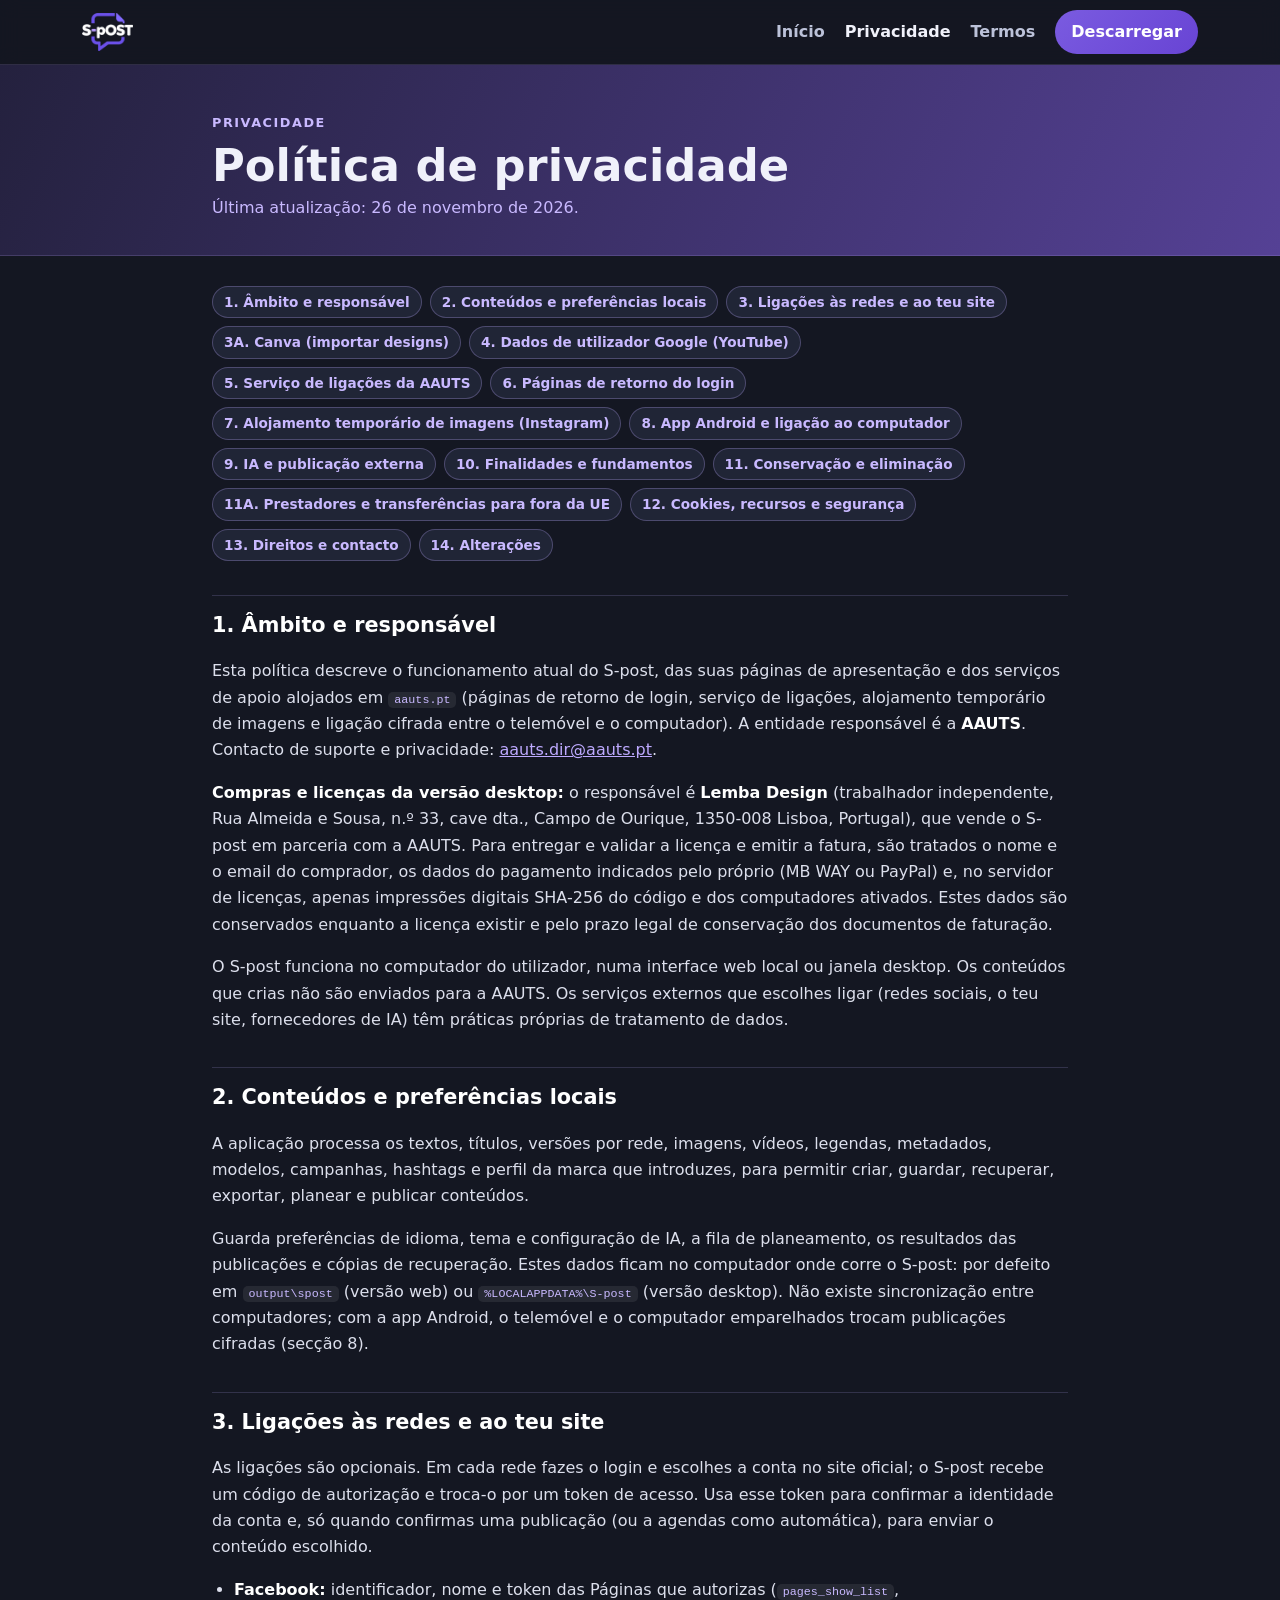
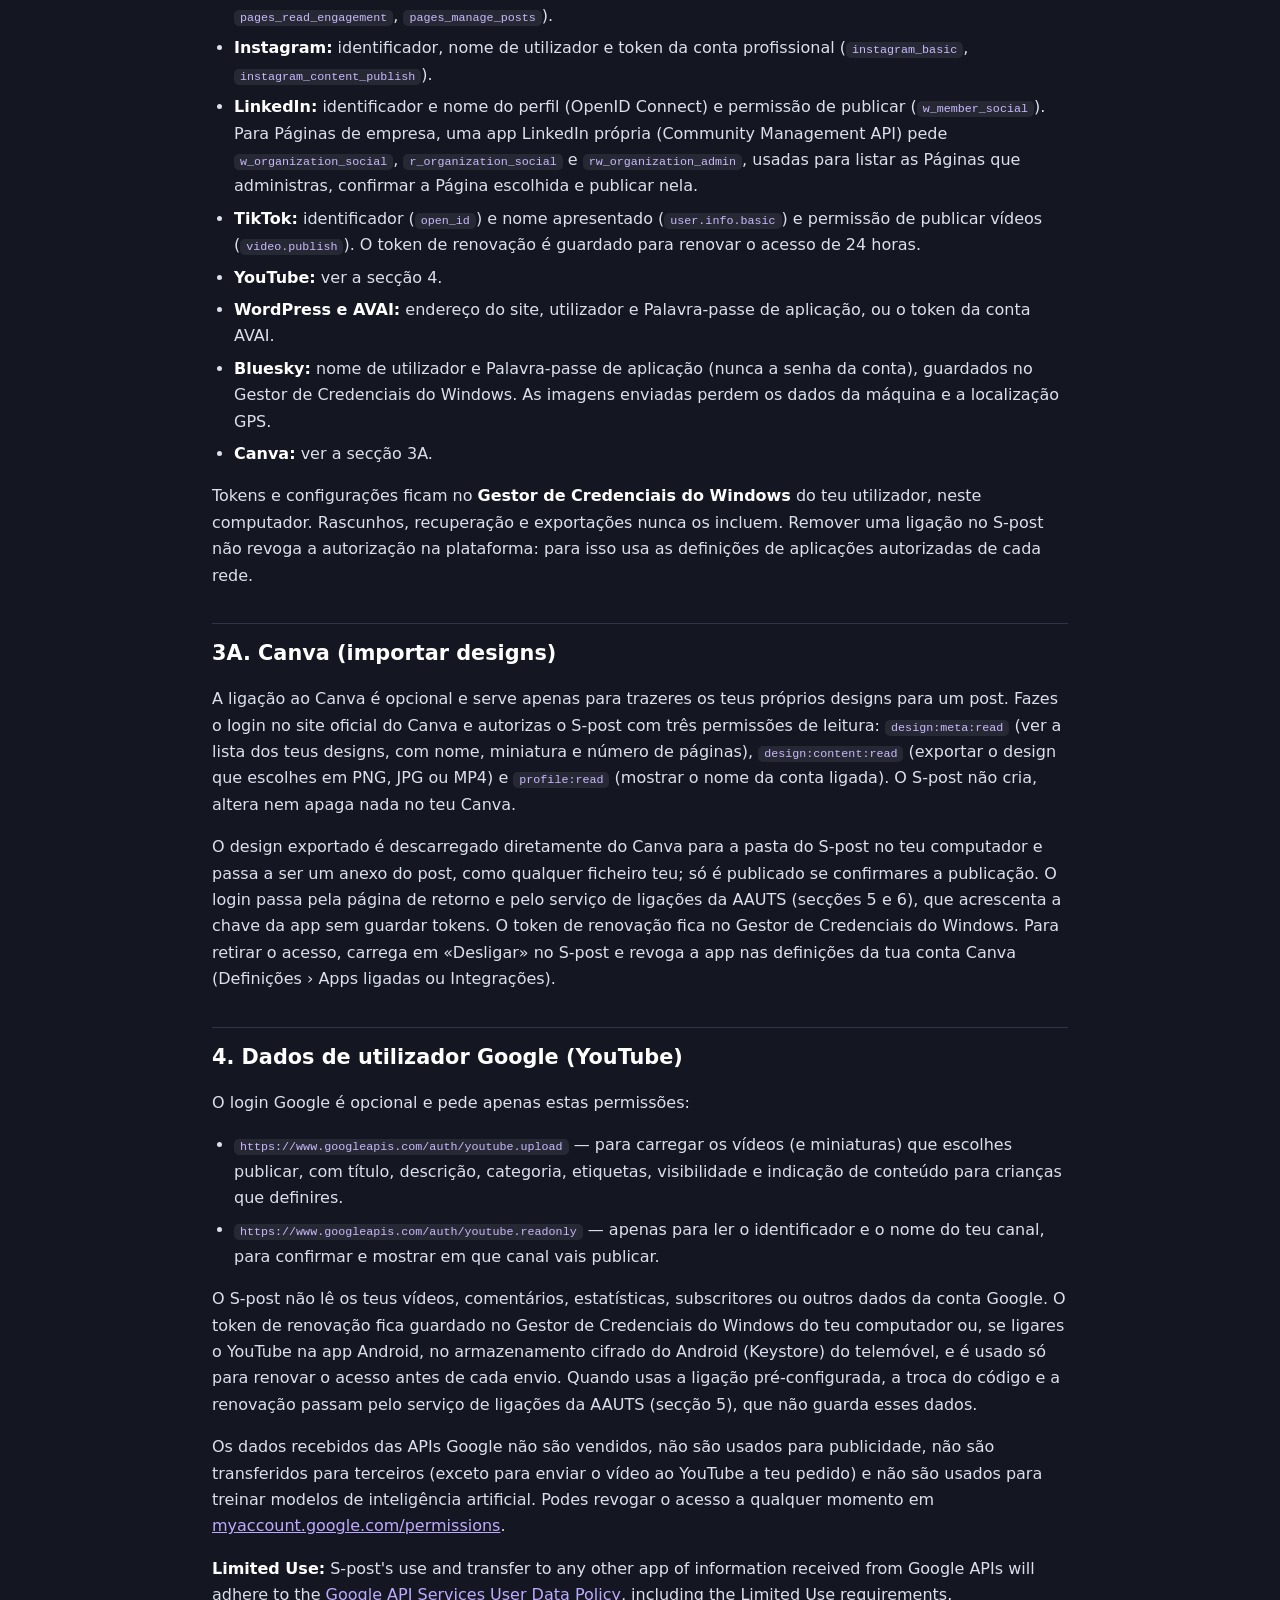
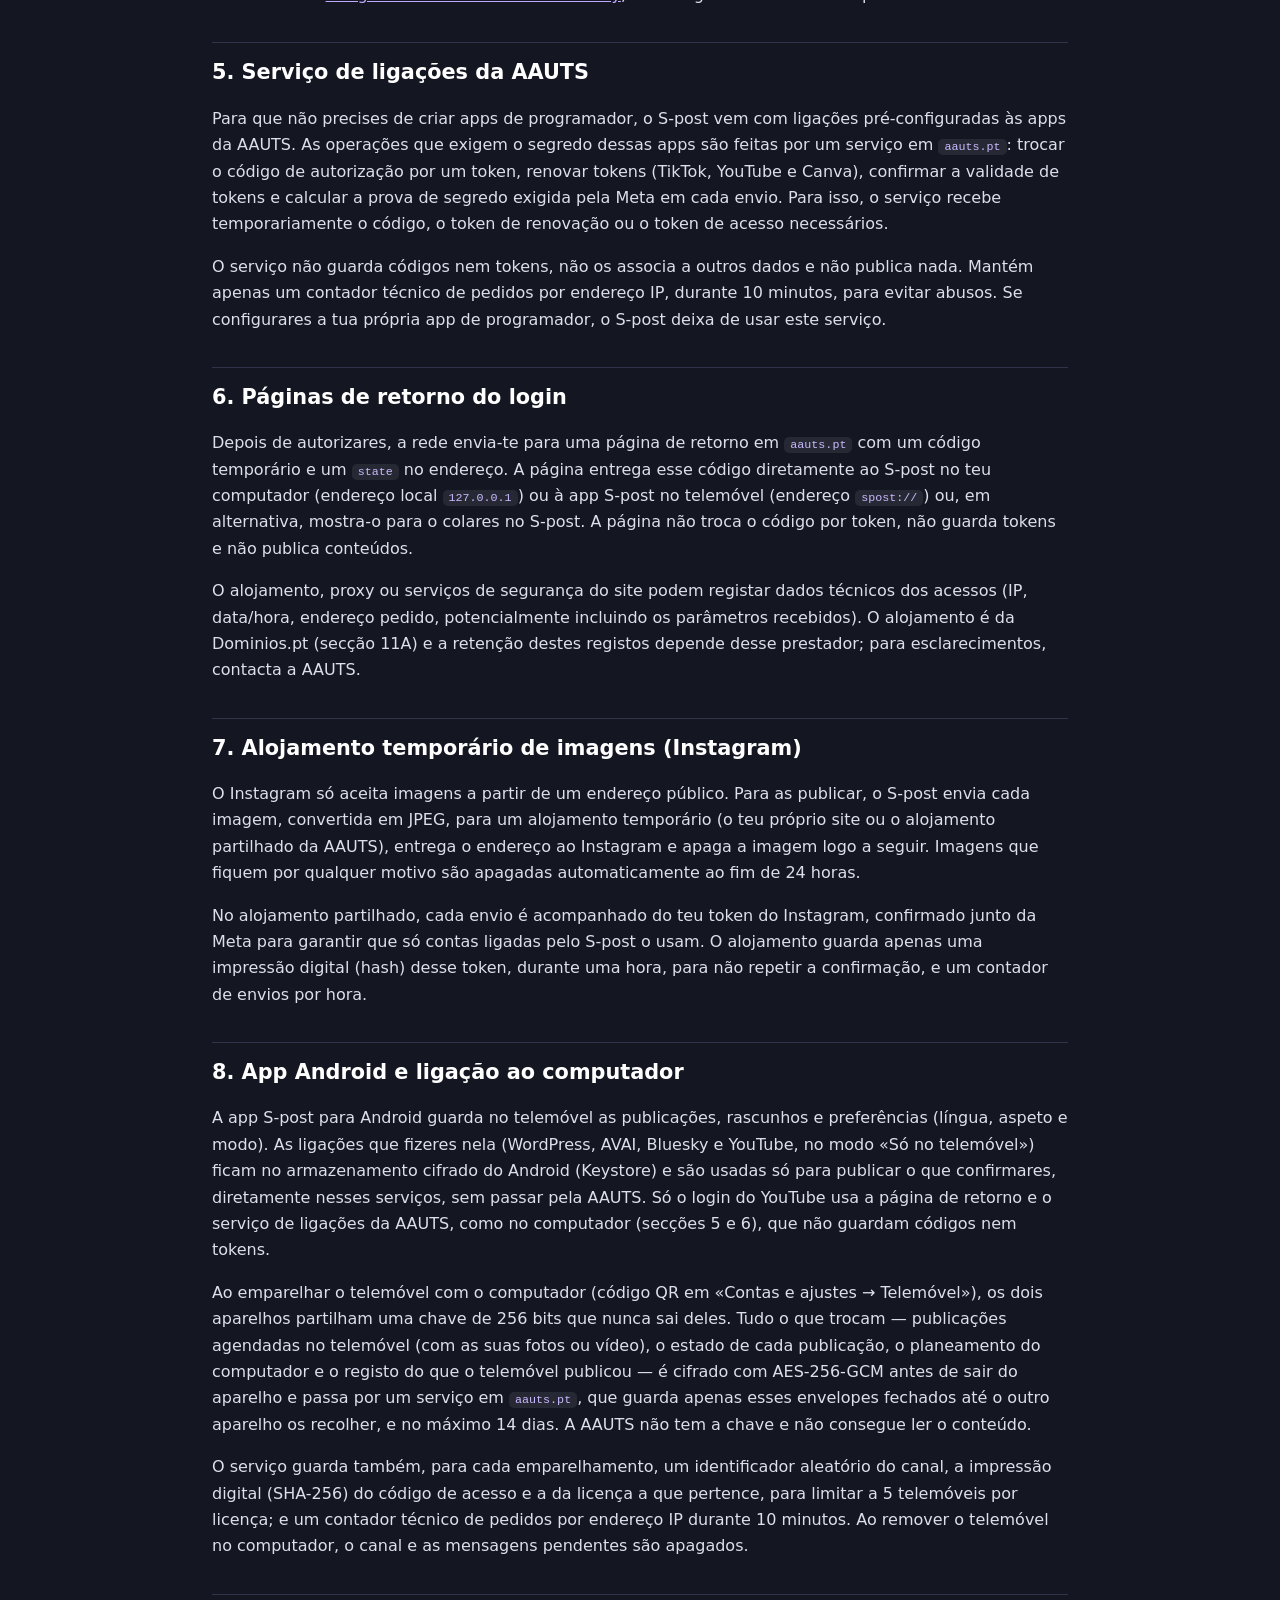
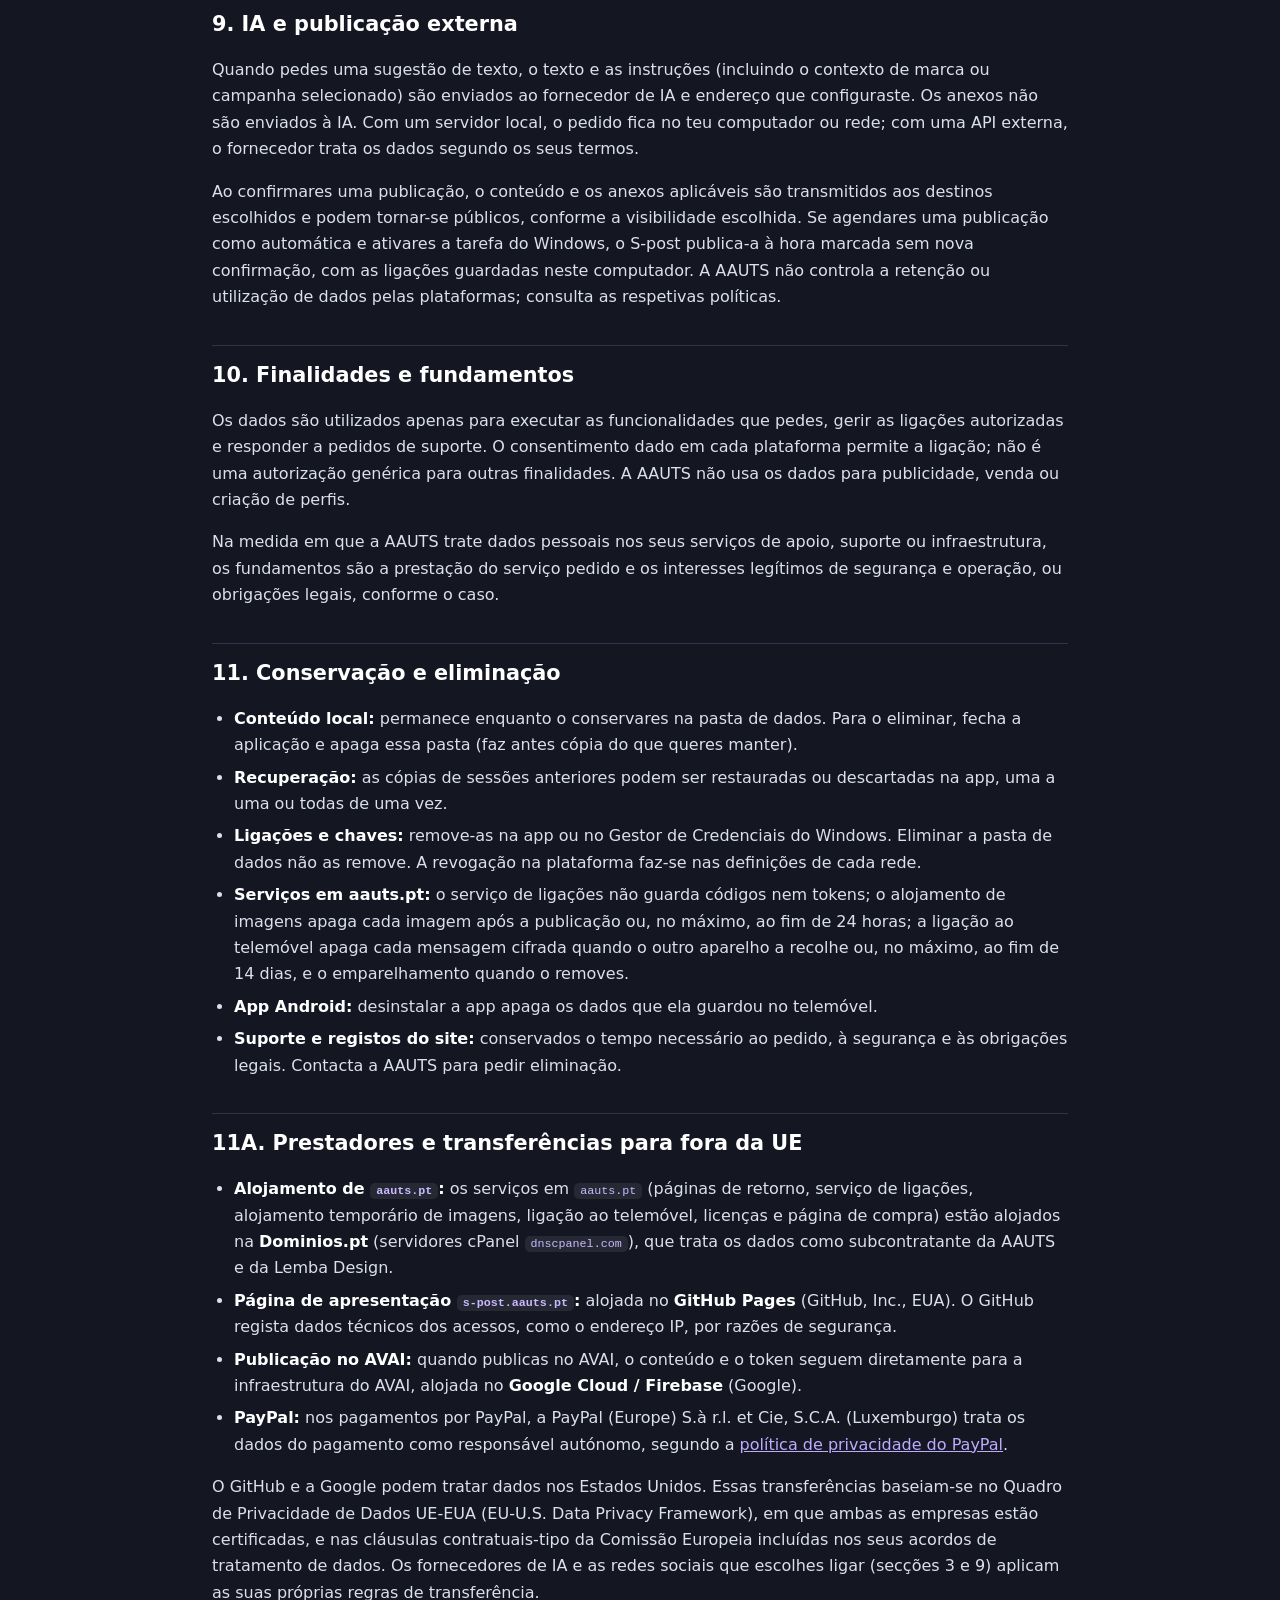
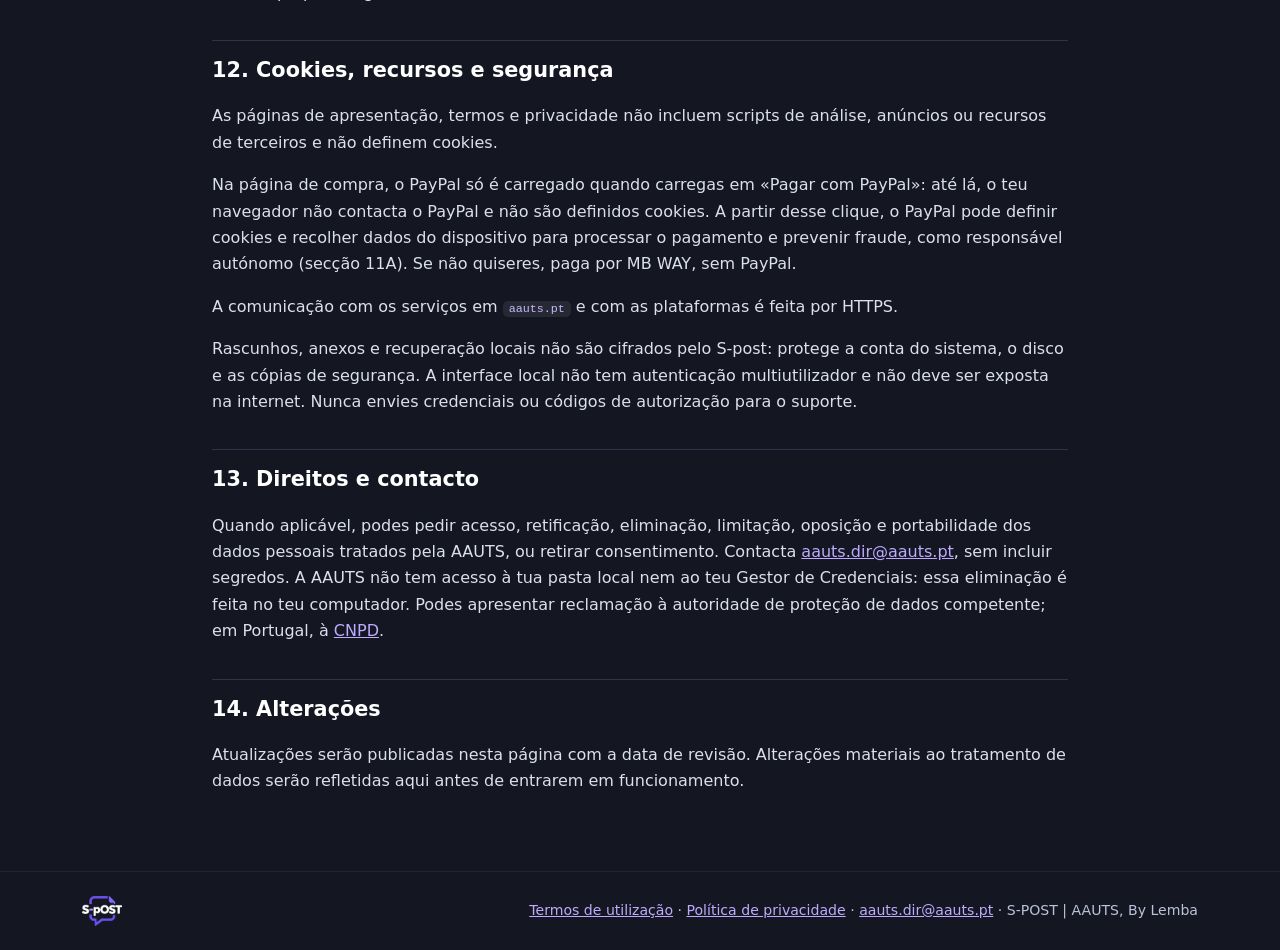
<file: privacidade.html>
<!doctype html>
<html lang="pt-PT">
<head>
<meta charset="utf-8">
<meta name="viewport" content="width=device-width, initial-scale=1">
<meta name="referrer" content="no-referrer">
<title>Política de privacidade — S-post | AAUTS</title>
<link rel="icon" type="image/png" sizes="32x32" href="media/favicon-32.png">
<link rel="icon" type="image/png" sizes="192x192" href="media/favicon-192.png">
<link rel="apple-touch-icon" href="media/apple-touch-icon.png">
<meta name="theme-color" content="#141722">
<link rel="stylesheet" href="legal.css">
</head>
<body>
<header>
  <div class="wrap">
    <a class="logo" href="./"><img src="media/logo-spost-branco.webp" alt="S-post" width="240" height="180"></a>
    <nav aria-label="Navegação principal">
      <a href="./">Início</a>
      <a href="privacidade.html" aria-current="page">Privacidade</a>
      <a href="termos.html">Termos</a>
      <a class="btn" href="https://www.aauts.pt/deskai/spost/s-post.php">Descarregar</a>
    </nav>
  </div>
</header>

<div class="topo-legal">
  <div class="wrap">
    <span class="kicker">Privacidade</span>
    <h1>Política de privacidade</h1>
    <p class="data">Última atualização: 26 de novembro de 2026.</p>
  </div>
</div>

<main class="wrap legal">
  <nav class="indice" aria-label="Índice">
    <a href="#s1">1. Âmbito e responsável</a>
    <a href="#s2">2. Conteúdos e preferências locais</a>
    <a href="#s3">3. Ligações às redes e ao teu site</a>
    <a href="#s4">3A. Canva (importar designs)</a>
    <a href="#s5">4. Dados de utilizador Google (YouTube)</a>
    <a href="#s6">5. Serviço de ligações da AAUTS</a>
    <a href="#s7">6. Páginas de retorno do login</a>
    <a href="#s8">7. Alojamento temporário de imagens (Instagram)</a>
    <a href="#s9">8. App Android e ligação ao computador</a>
    <a href="#s10">9. IA e publicação externa</a>
    <a href="#s11">10. Finalidades e fundamentos</a>
    <a href="#s12">11. Conservação e eliminação</a>
    <a href="#s13">11A. Prestadores e transferências para fora da UE</a>
    <a href="#s14">12. Cookies, recursos e segurança</a>
    <a href="#s15">13. Direitos e contacto</a>
    <a href="#s16">14. Alterações</a>
  </nav>

    <h2 id="s1">1. Âmbito e responsável</h2>
    <p>Esta política descreve o funcionamento atual do S-post, das suas páginas de apresentação e dos serviços de apoio alojados em <code>aauts.pt</code> (páginas de retorno de login, serviço de ligações, alojamento temporário de imagens e ligação cifrada entre o telemóvel e o computador). A entidade responsável é a <strong>AAUTS</strong>. Contacto de suporte e privacidade: <a href="mailto:aauts.dir@aauts.pt">aauts.dir@aauts.pt</a>.</p>
    <p><strong>Compras e licenças da versão desktop:</strong> o responsável é <strong>Lemba Design</strong> (trabalhador independente, Rua Almeida e Sousa, n.º 33, cave dta., Campo de Ourique, 1350-008 Lisboa, Portugal), que vende o S-post em parceria com a AAUTS. Para entregar e validar a licença e emitir a fatura, são tratados o nome e o email do comprador, os dados do pagamento indicados pelo próprio (MB WAY ou PayPal) e, no servidor de licenças, apenas impressões digitais SHA-256 do código e dos computadores ativados. Estes dados são conservados enquanto a licença existir e pelo prazo legal de conservação dos documentos de faturação.</p>
    <p>O S-post funciona no computador do utilizador, numa interface web local ou janela desktop. Os conteúdos que crias não são enviados para a AAUTS. Os serviços externos que escolhes ligar (redes sociais, o teu site, fornecedores de IA) têm práticas próprias de tratamento de dados.</p>

    <h2 id="s2">2. Conteúdos e preferências locais</h2>
    <p>A aplicação processa os textos, títulos, versões por rede, imagens, vídeos, legendas, metadados, modelos, campanhas, hashtags e perfil da marca que introduzes, para permitir criar, guardar, recuperar, exportar, planear e publicar conteúdos.</p>
    <p>Guarda preferências de idioma, tema e configuração de IA, a fila de planeamento, os resultados das publicações e cópias de recuperação. Estes dados ficam no computador onde corre o S-post: por defeito em <code>output\spost</code> (versão web) ou <code>%LOCALAPPDATA%\S-post</code> (versão desktop). Não existe sincronização entre computadores; com a app Android, o telemóvel e o computador emparelhados trocam publicações cifradas (secção 8).</p>

    <h2 id="s3">3. Ligações às redes e ao teu site</h2>
    <p>As ligações são opcionais. Em cada rede fazes o login e escolhes a conta no site oficial; o S-post recebe um código de autorização e troca-o por um token de acesso. Usa esse token para confirmar a identidade da conta e, só quando confirmas uma publicação (ou a agendas como automática), para enviar o conteúdo escolhido.</p>
    <ul>
      <li><strong>Facebook:</strong> identificador, nome e token das Páginas que autorizas (<code>pages_show_list</code>, <code>pages_read_engagement</code>, <code>pages_manage_posts</code>).</li>
      <li><strong>Instagram:</strong> identificador, nome de utilizador e token da conta profissional (<code>instagram_basic</code>, <code>instagram_content_publish</code>).</li>
      <li><strong>LinkedIn:</strong> identificador e nome do perfil (OpenID Connect) e permissão de publicar (<code>w_member_social</code>). Para Páginas de empresa, uma app LinkedIn própria (Community Management API) pede <code>w_organization_social</code>, <code>r_organization_social</code> e <code>rw_organization_admin</code>, usadas para listar as Páginas que administras, confirmar a Página escolhida e publicar nela.</li>
      <li><strong>TikTok:</strong> identificador (<code>open_id</code>) e nome apresentado (<code>user.info.basic</code>) e permissão de publicar vídeos (<code>video.publish</code>). O token de renovação é guardado para renovar o acesso de 24 horas.</li>
      <li><strong>YouTube:</strong> ver a secção 4.</li>
      <li><strong>WordPress e AVAI:</strong> endereço do site, utilizador e Palavra-passe de aplicação, ou o token da conta AVAI.</li>
      <li><strong>Bluesky:</strong> nome de utilizador e Palavra-passe de aplicação (nunca a senha da conta), guardados no Gestor de Credenciais do Windows. As imagens enviadas perdem os dados da máquina e a localização GPS.</li>
      <li><strong>Canva:</strong> ver a secção 3A.</li>
    </ul>
    <p>Tokens e configurações ficam no <strong>Gestor de Credenciais do Windows</strong> do teu utilizador, neste computador. Rascunhos, recuperação e exportações nunca os incluem. Remover uma ligação no S-post não revoga a autorização na plataforma: para isso usa as definições de aplicações autorizadas de cada rede.</p>

    <h2 id="s4">3A. Canva (importar designs)</h2>
    <p>A ligação ao Canva é opcional e serve apenas para trazeres os teus próprios designs para um post. Fazes o login no site oficial do Canva e autorizas o S-post com três permissões de leitura: <code>design:meta:read</code> (ver a lista dos teus designs, com nome, miniatura e número de páginas), <code>design:content:read</code> (exportar o design que escolhes em PNG, JPG ou MP4) e <code>profile:read</code> (mostrar o nome da conta ligada). O S-post não cria, altera nem apaga nada no teu Canva.</p>
    <p>O design exportado é descarregado diretamente do Canva para a pasta do S-post no teu computador e passa a ser um anexo do post, como qualquer ficheiro teu; só é publicado se confirmares a publicação. O login passa pela página de retorno e pelo serviço de ligações da AAUTS (secções 5 e 6), que acrescenta a chave da app sem guardar tokens. O token de renovação fica no Gestor de Credenciais do Windows. Para retirar o acesso, carrega em «Desligar» no S-post e revoga a app nas definições da tua conta Canva (Definições › Apps ligadas ou Integrações).</p>

    <h2 id="s5">4. Dados de utilizador Google (YouTube)</h2>
    <p>O login Google é opcional e pede apenas estas permissões:</p>
    <ul>
      <li><code>https://www.googleapis.com/auth/youtube.upload</code> — para carregar os vídeos (e miniaturas) que escolhes publicar, com título, descrição, categoria, etiquetas, visibilidade e indicação de conteúdo para crianças que definires.</li>
      <li><code>https://www.googleapis.com/auth/youtube.readonly</code> — apenas para ler o identificador e o nome do teu canal, para confirmar e mostrar em que canal vais publicar.</li>
    </ul>
    <p>O S-post não lê os teus vídeos, comentários, estatísticas, subscritores ou outros dados da conta Google. O token de renovação fica guardado no Gestor de Credenciais do Windows do teu computador ou, se ligares o YouTube na app Android, no armazenamento cifrado do Android (Keystore) do telemóvel, e é usado só para renovar o acesso antes de cada envio. Quando usas a ligação pré-configurada, a troca do código e a renovação passam pelo serviço de ligações da AAUTS (secção 5), que não guarda esses dados.</p>
    <p>Os dados recebidos das APIs Google não são vendidos, não são usados para publicidade, não são transferidos para terceiros (exceto para enviar o vídeo ao YouTube a teu pedido) e não são usados para treinar modelos de inteligência artificial. Podes revogar o acesso a qualquer momento em <a href="https://myaccount.google.com/permissions" rel="noopener noreferrer">myaccount.google.com/permissions</a>.</p>
    <p lang="en"><strong>Limited Use:</strong> S-post's use and transfer to any other app of information received from Google APIs will adhere to the <a href="https://developers.google.com/terms/api-services-user-data-policy" rel="noopener noreferrer">Google API Services User Data Policy</a>, including the Limited Use requirements.</p>

    <h2 id="s6">5. Serviço de ligações da AAUTS</h2>
    <p>Para que não precises de criar apps de programador, o S-post vem com ligações pré-configuradas às apps da AAUTS. As operações que exigem o segredo dessas apps são feitas por um serviço em <code>aauts.pt</code>: trocar o código de autorização por um token, renovar tokens (TikTok, YouTube e Canva), confirmar a validade de tokens e calcular a prova de segredo exigida pela Meta em cada envio. Para isso, o serviço recebe temporariamente o código, o token de renovação ou o token de acesso necessários.</p>
    <p>O serviço não guarda códigos nem tokens, não os associa a outros dados e não publica nada. Mantém apenas um contador técnico de pedidos por endereço IP, durante 10 minutos, para evitar abusos. Se configurares a tua própria app de programador, o S-post deixa de usar este serviço.</p>

    <h2 id="s7">6. Páginas de retorno do login</h2>
    <p>Depois de autorizares, a rede envia-te para uma página de retorno em <code>aauts.pt</code> com um código temporário e um <code>state</code> no endereço. A página entrega esse código diretamente ao S-post no teu computador (endereço local <code>127.0.0.1</code>) ou à app S-post no telemóvel (endereço <code>spost://</code>) ou, em alternativa, mostra-o para o colares no S-post. A página não troca o código por token, não guarda tokens e não publica conteúdos.</p>
    <p>O alojamento, proxy ou serviços de segurança do site podem registar dados técnicos dos acessos (IP, data/hora, endereço pedido, potencialmente incluindo os parâmetros recebidos). O alojamento é da Dominios.pt (secção 11A) e a retenção destes registos depende desse prestador; para esclarecimentos, contacta a AAUTS.</p>

    <h2 id="s8">7. Alojamento temporário de imagens (Instagram)</h2>
    <p>O Instagram só aceita imagens a partir de um endereço público. Para as publicar, o S-post envia cada imagem, convertida em JPEG, para um alojamento temporário (o teu próprio site ou o alojamento partilhado da AAUTS), entrega o endereço ao Instagram e apaga a imagem logo a seguir. Imagens que fiquem por qualquer motivo são apagadas automaticamente ao fim de 24 horas.</p>
    <p>No alojamento partilhado, cada envio é acompanhado do teu token do Instagram, confirmado junto da Meta para garantir que só contas ligadas pelo S-post o usam. O alojamento guarda apenas uma impressão digital (hash) desse token, durante uma hora, para não repetir a confirmação, e um contador de envios por hora.</p>

    <h2 id="s9">8. App Android e ligação ao computador</h2>
    <p>A app S-post para Android guarda no telemóvel as publicações, rascunhos e preferências (língua, aspeto e modo).
      As ligações que fizeres nela (WordPress, AVAI, Bluesky e YouTube, no modo «Só no telemóvel») ficam no armazenamento cifrado do
      Android (Keystore) e são usadas só para publicar o que confirmares, diretamente nesses serviços, sem passar pela AAUTS.
      Só o login do YouTube usa a página de retorno e o serviço de ligações da AAUTS, como no computador (secções 5 e 6), que não guardam códigos nem tokens.</p>
    <p>Ao emparelhar o telemóvel com o computador (código QR em «Contas e ajustes → Telemóvel»), os dois aparelhos
      partilham uma chave de 256 bits que nunca sai deles. Tudo o que trocam — publicações agendadas no telemóvel (com as suas fotos ou vídeo),
      o estado de cada publicação, o planeamento do computador e o registo do que o telemóvel publicou — é cifrado
      com AES-256-GCM antes de sair do aparelho e passa por um serviço em <code>aauts.pt</code>, que guarda apenas
      esses envelopes fechados até o outro aparelho os recolher, e no máximo 14 dias. A AAUTS não tem a chave e não
      consegue ler o conteúdo.</p>
    <p>O serviço guarda também, para cada emparelhamento, um identificador aleatório do canal, a impressão digital
      (SHA-256) do código de acesso e a da licença a que pertence, para limitar a 5 telemóveis por licença; e um
      contador técnico de pedidos por endereço IP durante 10 minutos. Ao remover o telemóvel no computador, o canal e
      as mensagens pendentes são apagados.</p>

    <h2 id="s10">9. IA e publicação externa</h2>
    <p>Quando pedes uma sugestão de texto, o texto e as instruções (incluindo o contexto de marca ou campanha selecionado) são enviados ao fornecedor de IA e endereço que configuraste. Os anexos não são enviados à IA. Com um servidor local, o pedido fica no teu computador ou rede; com uma API externa, o fornecedor trata os dados segundo os seus termos.</p>
    <p>Ao confirmares uma publicação, o conteúdo e os anexos aplicáveis são transmitidos aos destinos escolhidos e podem tornar-se públicos, conforme a visibilidade escolhida. Se agendares uma publicação como automática e ativares a tarefa do Windows, o S-post publica-a à hora marcada sem nova confirmação, com as ligações guardadas neste computador. A AAUTS não controla a retenção ou utilização de dados pelas plataformas; consulta as respetivas políticas.</p>

    <h2 id="s11">10. Finalidades e fundamentos</h2>
    <p>Os dados são utilizados apenas para executar as funcionalidades que pedes, gerir as ligações autorizadas e responder a pedidos de suporte. O consentimento dado em cada plataforma permite a ligação; não é uma autorização genérica para outras finalidades. A AAUTS não usa os dados para publicidade, venda ou criação de perfis.</p>
    <p>Na medida em que a AAUTS trate dados pessoais nos seus serviços de apoio, suporte ou infraestrutura, os fundamentos são a prestação do serviço pedido e os interesses legítimos de segurança e operação, ou obrigações legais, conforme o caso.</p>

    <h2 id="s12">11. Conservação e eliminação</h2>
    <ul>
      <li><strong>Conteúdo local:</strong> permanece enquanto o conservares na pasta de dados. Para o eliminar, fecha a aplicação e apaga essa pasta (faz antes cópia do que queres manter).</li>
      <li><strong>Recuperação:</strong> as cópias de sessões anteriores podem ser restauradas ou descartadas na app, uma a uma ou todas de uma vez.</li>
      <li><strong>Ligações e chaves:</strong> remove-as na app ou no Gestor de Credenciais do Windows. Eliminar a pasta de dados não as remove. A revogação na plataforma faz-se nas definições de cada rede.</li>
      <li><strong>Serviços em aauts.pt:</strong> o serviço de ligações não guarda códigos nem tokens; o alojamento de imagens apaga cada imagem após a publicação ou, no máximo, ao fim de 24 horas; a ligação ao telemóvel apaga cada mensagem cifrada quando o outro aparelho a recolhe ou, no máximo, ao fim de 14 dias, e o emparelhamento quando o removes.</li>
      <li><strong>App Android:</strong> desinstalar a app apaga os dados que ela guardou no telemóvel.</li>
      <li><strong>Suporte e registos do site:</strong> conservados o tempo necessário ao pedido, à segurança e às obrigações legais. Contacta a AAUTS para pedir eliminação.</li>
    </ul>

    <h2 id="s13">11A. Prestadores e transferências para fora da UE</h2>
    <ul>
      <li><strong>Alojamento de <code>aauts.pt</code>:</strong> os serviços em <code>aauts.pt</code> (páginas de retorno, serviço de ligações, alojamento temporário de imagens, ligação ao telemóvel, licenças e página de compra) estão alojados na <strong>Dominios.pt</strong> (servidores cPanel <code>dnscpanel.com</code>), que trata os dados como subcontratante da AAUTS e da Lemba Design.</li>
      <li><strong>Página de apresentação <code>s-post.aauts.pt</code>:</strong> alojada no <strong>GitHub Pages</strong> (GitHub, Inc., EUA). O GitHub regista dados técnicos dos acessos, como o endereço IP, por razões de segurança.</li>
      <li><strong>Publicação no AVAI:</strong> quando publicas no AVAI, o conteúdo e o token seguem diretamente para a infraestrutura do AVAI, alojada no <strong>Google Cloud / Firebase</strong> (Google).</li>
      <li><strong>PayPal:</strong> nos pagamentos por PayPal, a PayPal (Europe) S.à r.l. et Cie, S.C.A. (Luxemburgo) trata os dados do pagamento como responsável autónomo, segundo a <a href="https://www.paypal.com/pt/legalhub/privacy-full" rel="noopener noreferrer">política de privacidade do PayPal</a>.</li>
    </ul>
    <p>O GitHub e a Google podem tratar dados nos Estados Unidos. Essas transferências baseiam-se no Quadro de Privacidade de Dados UE-EUA (<span lang="en">EU-U.S. Data Privacy Framework</span>), em que ambas as empresas estão certificadas, e nas cláusulas contratuais-tipo da Comissão Europeia incluídas nos seus acordos de tratamento de dados. Os fornecedores de IA e as redes sociais que escolhes ligar (secções 3 e 9) aplicam as suas próprias regras de transferência.</p>

    <h2 id="s14">12. Cookies, recursos e segurança</h2>
    <p>As páginas de apresentação, termos e privacidade não incluem scripts de análise, anúncios ou recursos de terceiros e não definem cookies.</p>
    <p>Na página de compra, o PayPal só é carregado quando carregas em «Pagar com PayPal»: até lá, o teu navegador não contacta o PayPal e não são definidos cookies. A partir desse clique, o PayPal pode definir cookies e recolher dados do dispositivo para processar o pagamento e prevenir fraude, como responsável autónomo (secção 11A). Se não quiseres, paga por MB WAY, sem PayPal.</p>
    <p>A comunicação com os serviços em <code>aauts.pt</code> e com as plataformas é feita por HTTPS.</p>
    <p>Rascunhos, anexos e recuperação locais não são cifrados pelo S-post: protege a conta do sistema, o disco e as cópias de segurança. A interface local não tem autenticação multiutilizador e não deve ser exposta na internet. Nunca envies credenciais ou códigos de autorização para o suporte.</p>

    <h2 id="s15">13. Direitos e contacto</h2>
    <p>Quando aplicável, podes pedir acesso, retificação, eliminação, limitação, oposição e portabilidade dos dados pessoais tratados pela AAUTS, ou retirar consentimento. Contacta <a href="mailto:aauts.dir@aauts.pt">aauts.dir@aauts.pt</a>, sem incluir segredos. A AAUTS não tem acesso à tua pasta local nem ao teu Gestor de Credenciais: essa eliminação é feita no teu computador. Podes apresentar reclamação à autoridade de proteção de dados competente; em Portugal, à <a href="https://www.cnpd.pt/" rel="noopener noreferrer">CNPD</a>.</p>

    <h2 id="s16">14. Alterações</h2>
    <p>Atualizações serão publicadas nesta página com a data de revisão. Alterações materiais ao tratamento de dados serão refletidas aqui antes de entrarem em funcionamento.</p>

</main>

<footer>
  <div class="wrap">
    <img src="media/logo-spost-branco.webp" alt="S-post" width="240" height="180">
    <span><a href="termos.html">Termos de utilização</a> · <a href="privacidade.html">Política de privacidade</a> ·
      <a href="mailto:aauts.dir@aauts.pt">aauts.dir@aauts.pt</a> · S-POST | AAUTS, By Lemba</span>
  </div>
</footer>
</body>
</html>
</file>
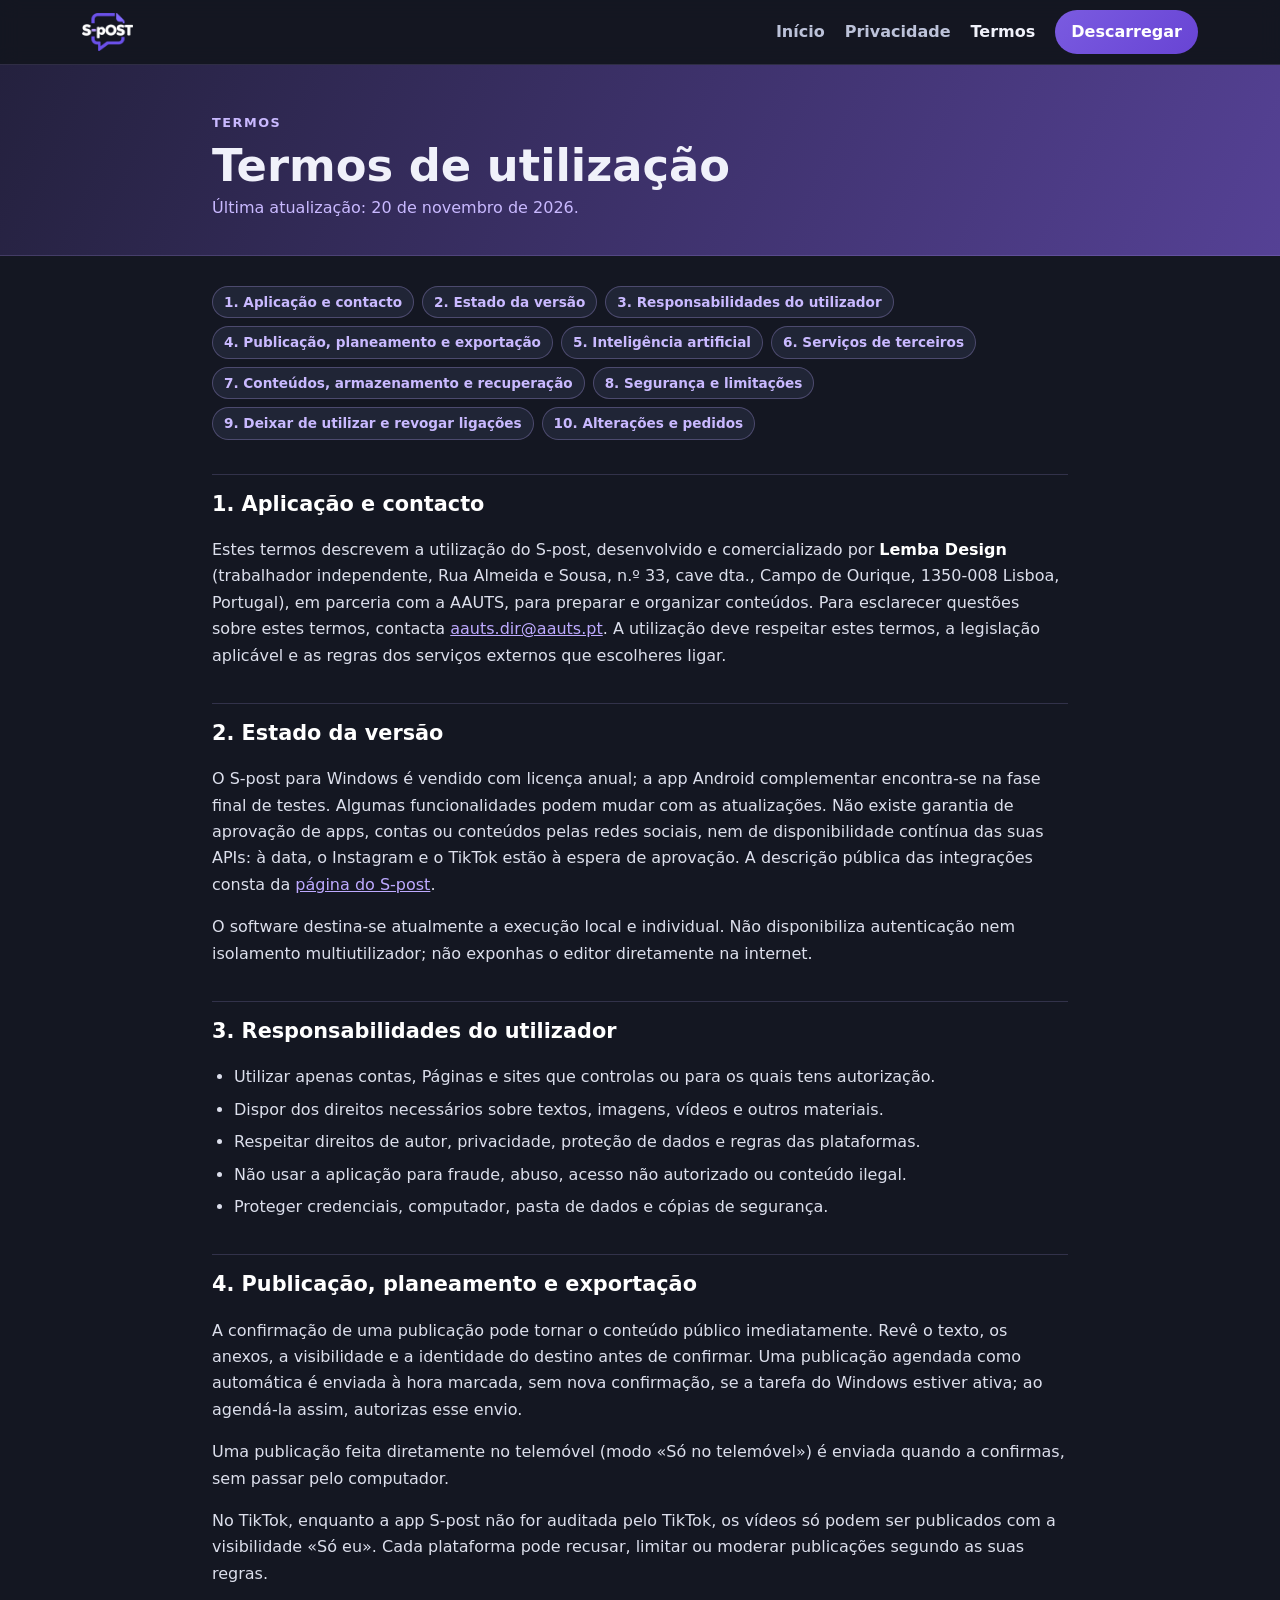
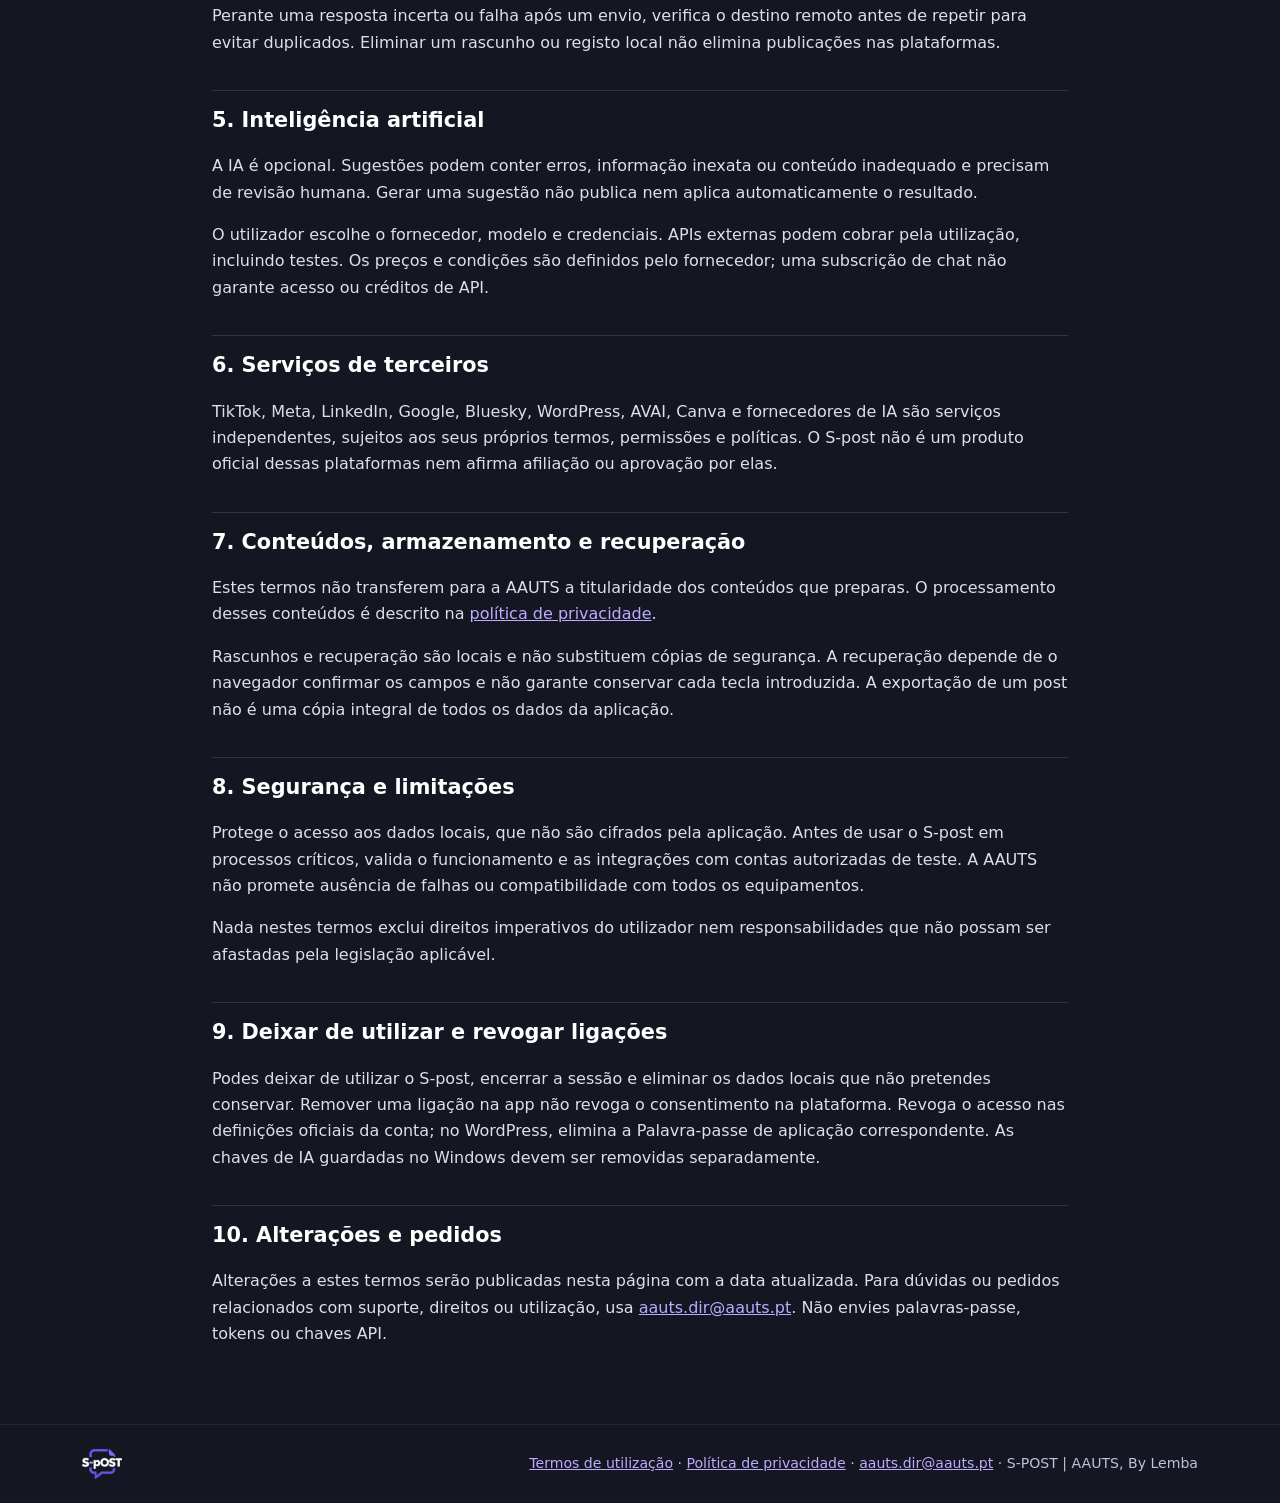
<file: termos.html>
<!doctype html>
<html lang="pt-PT">
<head>
<meta charset="utf-8">
<meta name="viewport" content="width=device-width, initial-scale=1">
<meta name="referrer" content="no-referrer">
<title>Termos de utilização — S-post | AAUTS</title>
<link rel="icon" type="image/png" sizes="32x32" href="media/favicon-32.png">
<link rel="icon" type="image/png" sizes="192x192" href="media/favicon-192.png">
<link rel="apple-touch-icon" href="media/apple-touch-icon.png">
<meta name="theme-color" content="#141722">
<link rel="stylesheet" href="legal.css">
</head>
<body>
<header>
  <div class="wrap">
    <a class="logo" href="./"><img src="media/logo-spost-branco.webp" alt="S-post" width="240" height="180"></a>
    <nav aria-label="Navegação principal">
      <a href="./">Início</a>
      <a href="privacidade.html">Privacidade</a>
      <a href="termos.html" aria-current="page">Termos</a>
      <a class="btn" href="https://www.aauts.pt/deskai/spost/s-post.php">Descarregar</a>
    </nav>
  </div>
</header>

<div class="topo-legal">
  <div class="wrap">
    <span class="kicker">Termos</span>
    <h1>Termos de utilização</h1>
    <p class="data">Última atualização: 20 de novembro de 2026.</p>
  </div>
</div>

<main class="wrap legal">
  <nav class="indice" aria-label="Índice">
    <a href="#s1">1. Aplicação e contacto</a>
    <a href="#s2">2. Estado da versão</a>
    <a href="#s3">3. Responsabilidades do utilizador</a>
    <a href="#s4">4. Publicação, planeamento e exportação</a>
    <a href="#s5">5. Inteligência artificial</a>
    <a href="#s6">6. Serviços de terceiros</a>
    <a href="#s7">7. Conteúdos, armazenamento e recuperação</a>
    <a href="#s8">8. Segurança e limitações</a>
    <a href="#s9">9. Deixar de utilizar e revogar ligações</a>
    <a href="#s10">10. Alterações e pedidos</a>
  </nav>

    <h2 id="s1">1. Aplicação e contacto</h2>
    <p>Estes termos descrevem a utilização do S-post, desenvolvido e comercializado por <strong>Lemba Design</strong> (trabalhador independente, Rua Almeida e Sousa, n.º 33, cave dta., Campo de Ourique, 1350-008 Lisboa, Portugal), em parceria com a AAUTS, para preparar e organizar conteúdos. Para esclarecer questões sobre estes termos, contacta <a href="mailto:aauts.dir@aauts.pt">aauts.dir@aauts.pt</a>. A utilização deve respeitar estes termos, a legislação aplicável e as regras dos serviços externos que escolheres ligar.</p>
    <h2 id="s2">2. Estado da versão</h2>
    <p>O S-post para Windows é vendido com licença anual; a app Android complementar encontra-se na fase final de testes. Algumas funcionalidades podem mudar com as atualizações. Não existe garantia de aprovação de apps, contas ou conteúdos pelas redes sociais, nem de disponibilidade contínua das suas APIs: à data, o Instagram e o TikTok estão à espera de aprovação. A descrição pública das integrações consta da <a href="index.html">página do S-post</a>.</p>
    <p>O software destina-se atualmente a execução local e individual. Não disponibiliza autenticação nem isolamento multiutilizador; não exponhas o editor diretamente na internet.</p>
    <h2 id="s3">3. Responsabilidades do utilizador</h2>
    <ul>
      <li>Utilizar apenas contas, Páginas e sites que controlas ou para os quais tens autorização.</li>
      <li>Dispor dos direitos necessários sobre textos, imagens, vídeos e outros materiais.</li>
      <li>Respeitar direitos de autor, privacidade, proteção de dados e regras das plataformas.</li>
      <li>Não usar a aplicação para fraude, abuso, acesso não autorizado ou conteúdo ilegal.</li>
      <li>Proteger credenciais, computador, pasta de dados e cópias de segurança.</li>
    </ul>
    <h2 id="s4">4. Publicação, planeamento e exportação</h2>
    <p>A confirmação de uma publicação pode tornar o conteúdo público imediatamente. Revê o texto, os anexos, a visibilidade e a identidade do destino antes de confirmar. Uma publicação agendada como automática é enviada à hora marcada, sem nova confirmação, se a tarefa do Windows estiver ativa; ao agendá-la assim, autorizas esse envio.</p>
    <p>Uma publicação feita diretamente no telemóvel (modo «Só no telemóvel») é enviada quando a confirmas, sem passar pelo computador.</p>
    <p>No TikTok, enquanto a app S-post não for auditada pelo TikTok, os vídeos só podem ser publicados com a visibilidade «Só eu». Cada plataforma pode recusar, limitar ou moderar publicações segundo as suas regras.</p>
    <p>Perante uma resposta incerta ou falha após um envio, verifica o destino remoto antes de repetir para evitar duplicados. Eliminar um rascunho ou registo local não elimina publicações nas plataformas.</p>
    <h2 id="s5">5. Inteligência artificial</h2>
    <p>A IA é opcional. Sugestões podem conter erros, informação inexata ou conteúdo inadequado e precisam de revisão humana. Gerar uma sugestão não publica nem aplica automaticamente o resultado.</p>
    <p>O utilizador escolhe o fornecedor, modelo e credenciais. APIs externas podem cobrar pela utilização, incluindo testes. Os preços e condições são definidos pelo fornecedor; uma subscrição de chat não garante acesso ou créditos de API.</p>
    <h2 id="s6">6. Serviços de terceiros</h2>
    <p>TikTok, Meta, LinkedIn, Google, Bluesky, WordPress, AVAI, Canva e fornecedores de IA são serviços independentes, sujeitos aos seus próprios termos, permissões e políticas. O S-post não é um produto oficial dessas plataformas nem afirma afiliação ou aprovação por elas.</p>
    <h2 id="s7">7. Conteúdos, armazenamento e recuperação</h2>
    <p>Estes termos não transferem para a AAUTS a titularidade dos conteúdos que preparas. O processamento desses conteúdos é descrito na <a href="privacidade.html">política de privacidade</a>.</p>
    <p>Rascunhos e recuperação são locais e não substituem cópias de segurança. A recuperação depende de o navegador confirmar os campos e não garante conservar cada tecla introduzida. A exportação de um post não é uma cópia integral de todos os dados da aplicação.</p>
    <h2 id="s8">8. Segurança e limitações</h2>
    <p>Protege o acesso aos dados locais, que não são cifrados pela aplicação. Antes de usar o S-post em processos críticos, valida o funcionamento e as integrações com contas autorizadas de teste. A AAUTS não promete ausência de falhas ou compatibilidade com todos os equipamentos.</p>
    <p>Nada nestes termos exclui direitos imperativos do utilizador nem responsabilidades que não possam ser afastadas pela legislação aplicável.</p>
    <h2 id="s9">9. Deixar de utilizar e revogar ligações</h2>
    <p>Podes deixar de utilizar o S-post, encerrar a sessão e eliminar os dados locais que não pretendes conservar. Remover uma ligação na app não revoga o consentimento na plataforma. Revoga o acesso nas definições oficiais da conta; no WordPress, elimina a Palavra-passe de aplicação correspondente. As chaves de IA guardadas no Windows devem ser removidas separadamente.</p>
    <h2 id="s10">10. Alterações e pedidos</h2>
    <p>Alterações a estes termos serão publicadas nesta página com a data atualizada. Para dúvidas ou pedidos relacionados com suporte, direitos ou utilização, usa <a href="mailto:aauts.dir@aauts.pt">aauts.dir@aauts.pt</a>. Não envies palavras-passe, tokens ou chaves API.</p>

</main>

<footer>
  <div class="wrap">
    <img src="media/logo-spost-branco.webp" alt="S-post" width="240" height="180">
    <span><a href="termos.html">Termos de utilização</a> · <a href="privacidade.html">Política de privacidade</a> ·
      <a href="mailto:aauts.dir@aauts.pt">aauts.dir@aauts.pt</a> · S-POST | AAUTS, By Lemba</span>
  </div>
</footer>
</body>
</html>
</file>
<file: legal.css>
/* Páginas legais do S-post (privacidade e termos): as mesmas cores da página de entrada e do programa. */
:root{--roxo:#6844d4;--roxo2:#beaaff;--lilas:#c9b9ff;--fundo:#141722;--cartao:#202536;--texto:#f0f1fa;--suave:#bcc2d9}
*{box-sizing:border-box}
html{scroll-behavior:smooth}
body{margin:0;background:var(--fundo);color:var(--texto);font-family:"Segoe UI",system-ui,-apple-system,Roboto,Arial,sans-serif;line-height:1.65}
a{color:var(--roxo2);overflow-wrap:anywhere}
a:focus-visible{outline:3px solid var(--roxo2);outline-offset:3px}
img{display:block;max-width:100%}
.wrap{max-width:900px;margin:0 auto;padding:0 22px}
header{position:sticky;top:0;z-index:10;background:rgba(20,23,34,.9);backdrop-filter:blur(10px);border-bottom:1px solid rgba(190,170,255,.16)}
header .wrap{max-width:1160px;display:flex;align-items:center;justify-content:space-between;gap:16px;height:64px}
header .logo img{height:38px;width:auto}
nav{display:flex;align-items:center;gap:20px}
nav a{color:var(--suave);text-decoration:none;font-weight:600}
nav a:hover,nav a[aria-current]{color:var(--texto)}
.btn{display:inline-flex;align-items:center;background:linear-gradient(135deg,#7a5be0,var(--roxo));color:#fff!important;font-weight:800;
  text-decoration:none;border-radius:999px;padding:9px 16px}
.topo-legal{background:linear-gradient(115deg,#24213e,#554195);border-bottom:1px solid rgba(190,170,255,.2)}
.topo-legal .wrap{padding-top:44px;padding-bottom:34px}
.kicker{color:var(--lilas);font-weight:800;text-transform:uppercase;letter-spacing:.12em;font-size:.8rem}
h1{font-size:clamp(2rem,5vw,2.8rem);line-height:1.1;margin:6px 0 4px}
.data{color:var(--lilas);margin:0}
.legal{padding-top:30px;padding-bottom:60px}
h2{font-size:1.3rem;margin:34px 0 8px;padding-top:12px;border-top:1px solid rgba(190,170,255,.18);color:#fff;scroll-margin-top:80px}
h3{color:#fff}
p,li{color:#dcdfec}
ul,ol{padding-left:22px}
li{margin:6px 0}
strong{color:#fff}
code{background:rgba(255,255,255,.08);padding:1px 6px;border-radius:5px;font-size:.9em;color:var(--lilas);overflow-wrap:anywhere}
.notice{border-left:4px solid var(--roxo2);padding:14px 16px;background:#38304f;border-radius:8px}
.indice{display:flex;flex-wrap:wrap;gap:8px;margin:0 0 10px}
.indice a{font-size:.85rem;text-decoration:none;background:var(--cartao);border:1px solid rgba(190,170,255,.28);border-radius:999px;padding:4px 11px;color:var(--lilas)}
.indice a:hover{border-color:var(--roxo2)}
footer{border-top:1px solid rgba(255,255,255,.06);padding:24px 0;color:var(--suave);font-size:.88rem}
footer .wrap{max-width:1160px;display:flex;justify-content:space-between;align-items:center;gap:14px;flex-wrap:wrap}
footer img{height:30px;width:auto}
@media (max-width:640px){nav a:not(.btn){display:none}}
@media print{
  body{background:#fff;color:#000}
  header,footer,.indice{display:none}
  .topo-legal{background:none}
  p,li,h2,h3,strong,.data,.kicker{color:#000}
}
</file>
